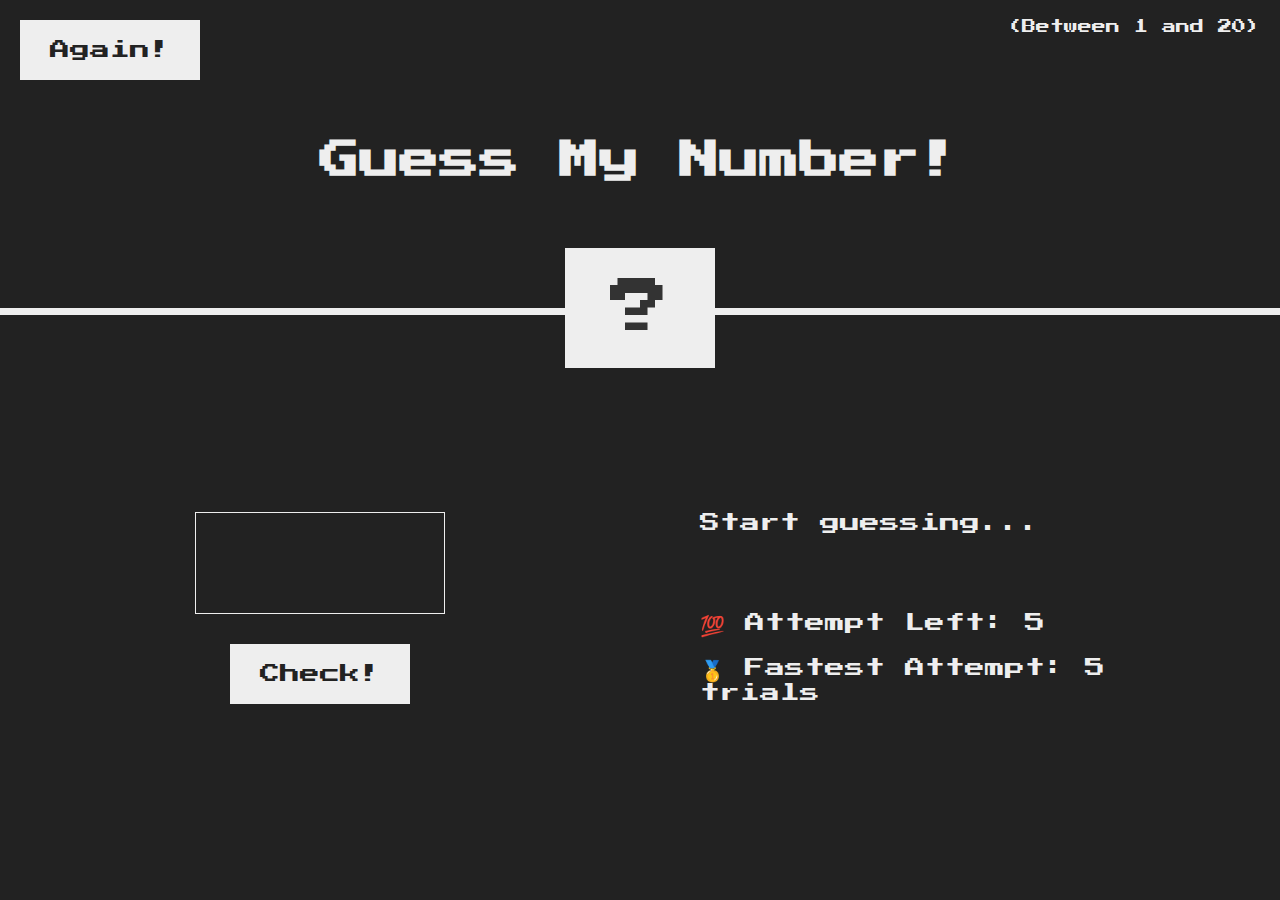
<file: complete-js-course/05-Guess-My-Number/index.html>
<!DOCTYPE html>
<html lang="en">
  <head>
    <meta charset="UTF-8" />
    <meta name="viewport" content="width=device-width, initial-scale=1.0" />
    <meta http-equiv="X-UA-Compatible" content="ie=edge" />
    <link rel="stylesheet" href="style.css" />
    <title>Guess My Number!</title>
  </head>
  <body>
    <header>
      <h1>Guess My Number!</h1>
      <p class="between">(Between 1 and 20)</p>
      <button class="btn again">Again!</button>
      <div class="number">?</div>
    </header>
    <main>
      <section class="left">
        <input type="number" class="guess" />
        <button class="btn check">Check!</button>
      </section>
      <section class="right">
        <p class="message">Start guessing...</p>
        <p class="label-score">💯 Attempt Left: <span class="score">5</span></p>
        <p class="label-highscore">
          🥇 Fastest Attempt: <span class="highscore">5</span> trials
        </p>
      </section>
    </main>
    <script src="script.js"></script>
  </body>
</html>
</file>
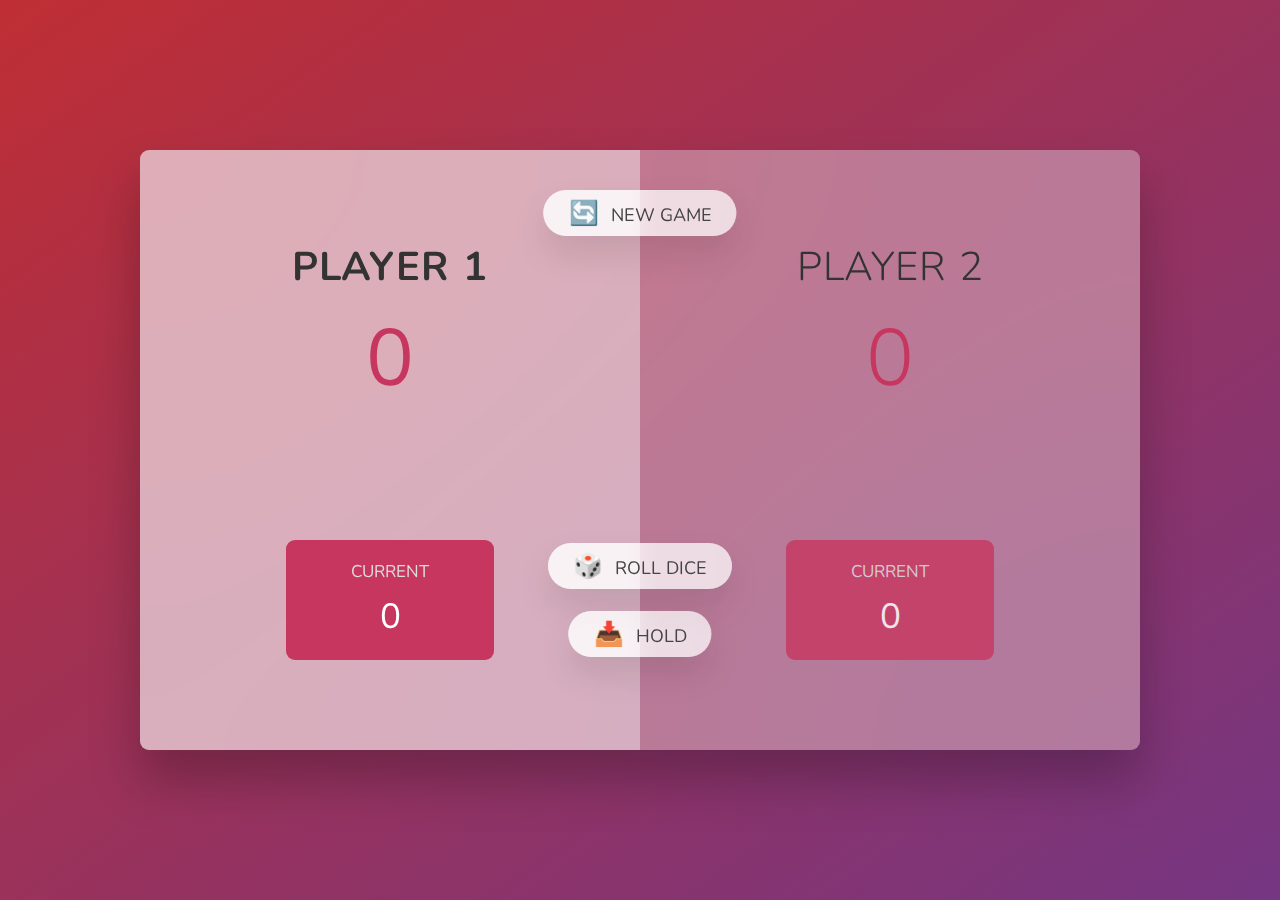
<file: complete-js-course/07-Pig-Game/index.html>
<!DOCTYPE html>
<html lang="en">
  <head>
    <meta charset="UTF-8" />
    <meta name="viewport" content="width=device-width, initial-scale=1.0" />
    <meta http-equiv="X-UA-Compatible" content="ie=edge" />
    <link rel="stylesheet" href="style.css" />
    <title>Pig Game</title>
  </head>
  <body>
    <main>
      <section class="player player--0 player--active">
        <h2 class="name" id="name--0">Player 1</h2>
        <p class="score" id="score--0">43</p>
        <div class="current">
          <p class="current-label">Current</p>
          <p class="current-score" id="current--0">0</p>
        </div>
      </section>
      <section class="player player--1">
        <h2 class="name" id="name--1">Player 2</h2>
        <p class="score" id="score--1">24</p>
        <div class="current">
          <p class="current-label">Current</p>
          <p class="current-score" id="current--1">0</p>
        </div>
      </section>

      <img src="./asset/dice-5.png" alt="Playing dice" class="dice" />
      <button class="btn btn--new">🔄 New game</button>
      <button class="btn btn--roll">🎲 Roll dice</button>
      <button class="btn btn--hold">📥 Hold</button>
    </main>
    <script src="script.js"></script>
  </body>
</html>
</file>
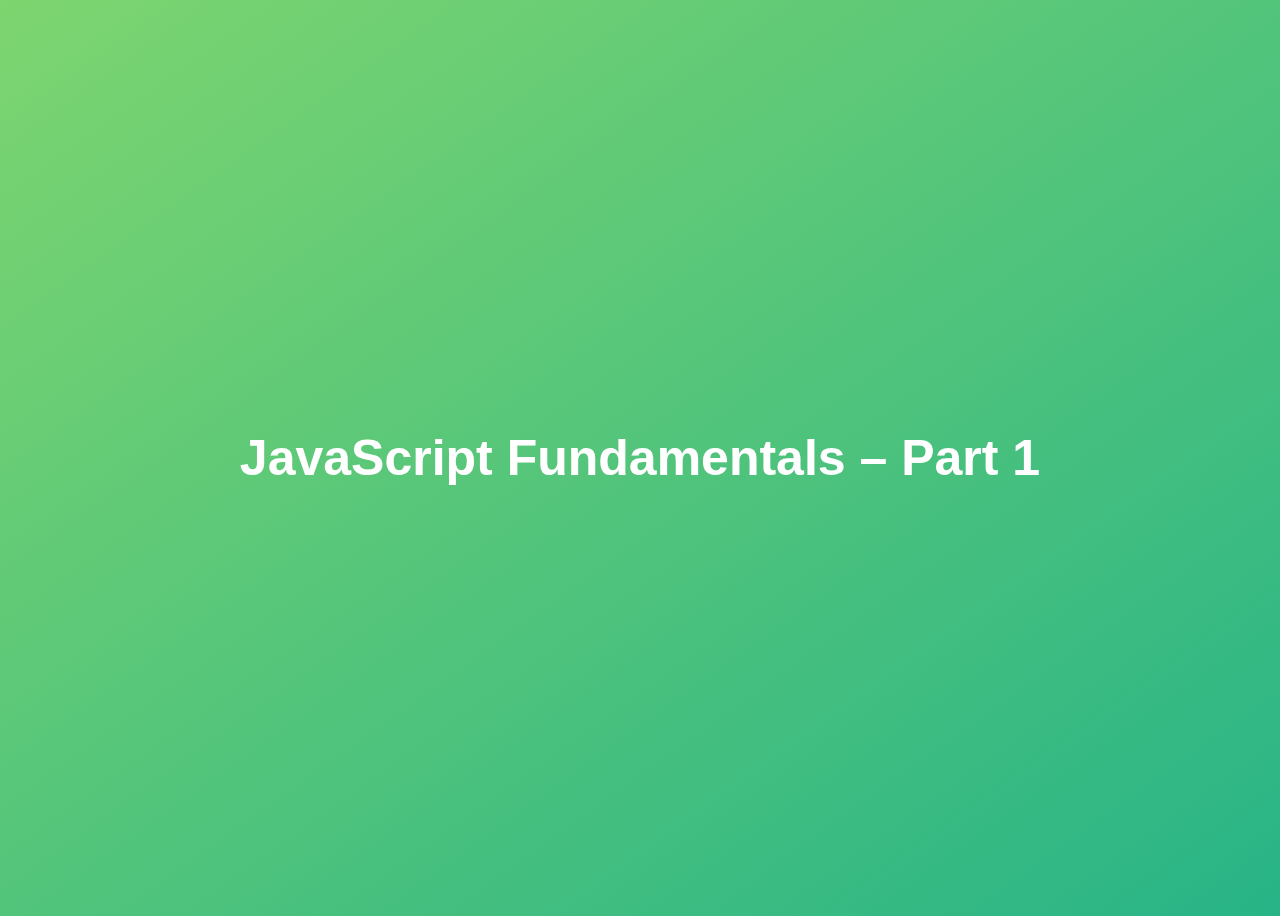
<file: complete-js-course/01-Fundamentals-Part-1/starter/index.html>
<!DOCTYPE html>
<html lang="en">
  <head>
    <meta charset="UTF-8" />
    <meta name="viewport" content="width=device-width, initial-scale=1.0" />
    <meta http-equiv="X-UA-Compatible" content="ie=edge" />
    <title>JavaScript Fundamentals – Part 1</title>
    <style>
      body {
        height: 100vh;
        display: flex;
        align-items: center;
        background: linear-gradient(to top left, #28b487, #7dd56f);
      }
      h1 {
        font-family: sans-serif;
        font-size: 50px;
        line-height: 1.3;
        width: 100%;
        padding: 30px;
        text-align: center;
        color: white;
      }
    </style>
  </head>
  <body>
    <h1>JavaScript Fundamentals – Part 1</h1>

    <script src="script.js"></script>
  </body>
</html>
</file>
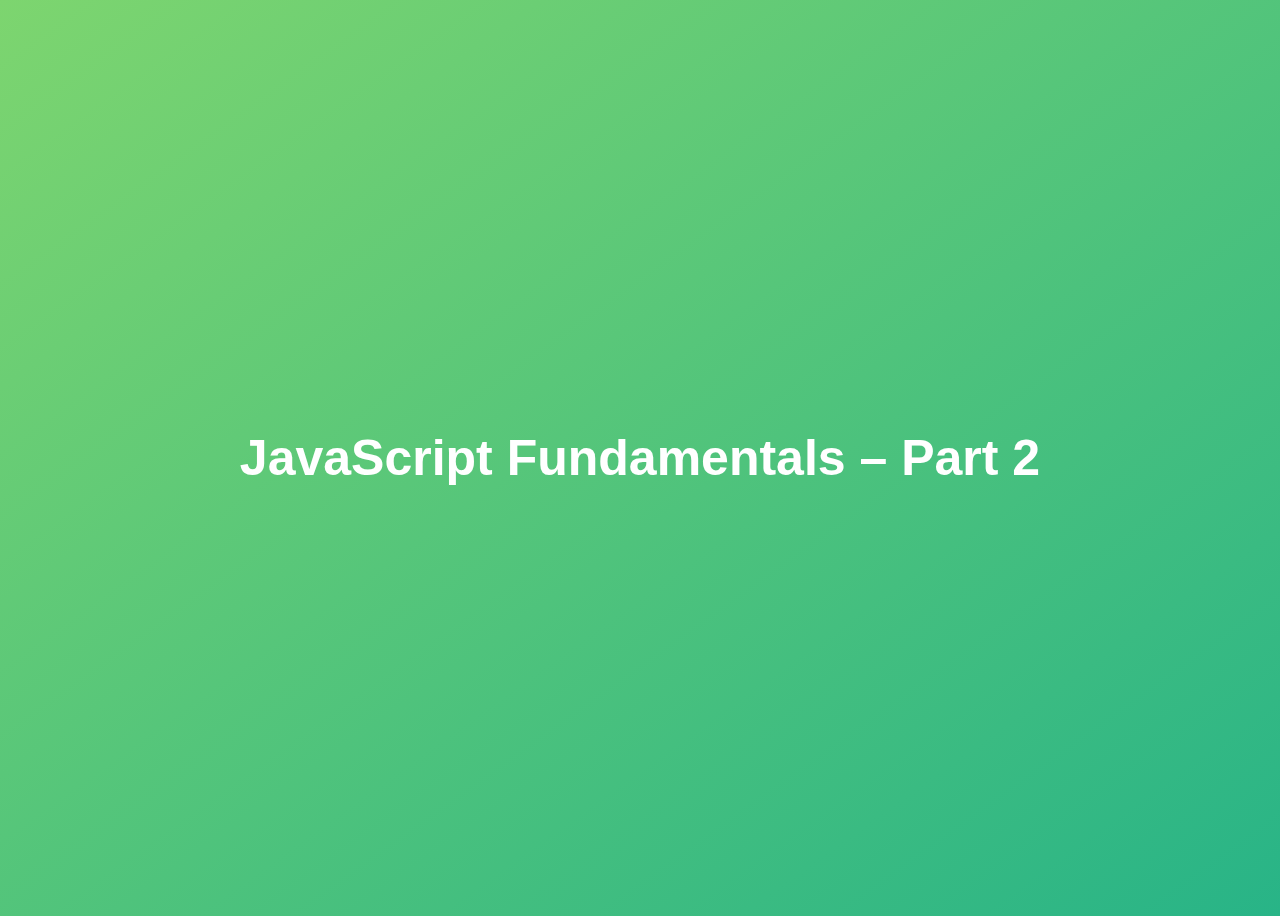
<file: complete-js-course/02-Fundamentals-Part-2/starter/index.html>
<!DOCTYPE html>
<html lang="en">
  <head>
    <meta charset="UTF-8" />
    <meta name="viewport" content="width=device-width, initial-scale=1.0" />
    <meta http-equiv="X-UA-Compatible" content="ie=edge" />
    <title>JavaScript Fundamentals – Part 2</title>
    <style>
      body {
        height: 100vh;
        display: flex;
        align-items: center;
        background: linear-gradient(to top left, #28b487, #7dd56f);
      }
      h1 {
        font-family: sans-serif;
        font-size: 50px;
        line-height: 1.3;
        width: 100%;
        padding: 30px;
        text-align: center;
        color: white;
      }
    </style>
  </head>
  <body>
    <h1>JavaScript Fundamentals – Part 2</h1>
    <script src="script.js"></script>
  </body>
</html>
</file>
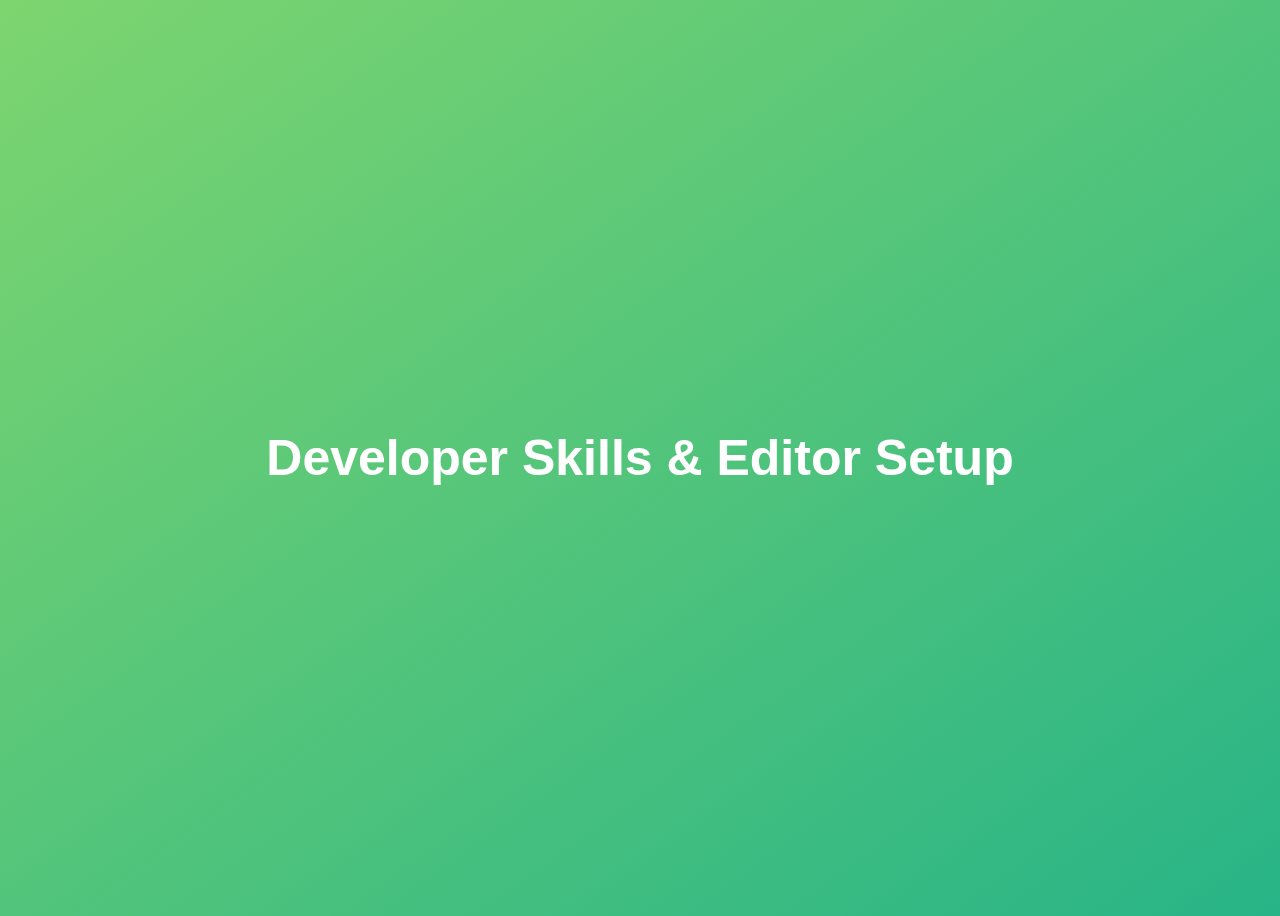
<file: complete-js-course/03-Developer-Skills/final/index.html>
<!DOCTYPE html>
<html lang="en">
  <head>
    <meta charset="UTF-8" />
    <meta name="viewport" content="width=device-width, initial-scale=1.0" />
    <meta http-equiv="X-UA-Compatible" content="ie=edge" />
    <title>Developer Skills & Editor Setup</title>
    <style>
      body {
        height: 100vh;
        display: flex;
        align-items: center;
        background: linear-gradient(to top left, #28b487, #7dd56f);
      }
      h1 {
        font-family: sans-serif;
        font-size: 50px;
        line-height: 1.3;
        width: 100%;
        padding: 30px;
        text-align: center;
        color: white;
      }
    </style>
  </head>
  <body>
    <h1>Developer Skills & Editor Setup</h1>
    <script src="script.js"></script>
  </body>
</html>
</file>
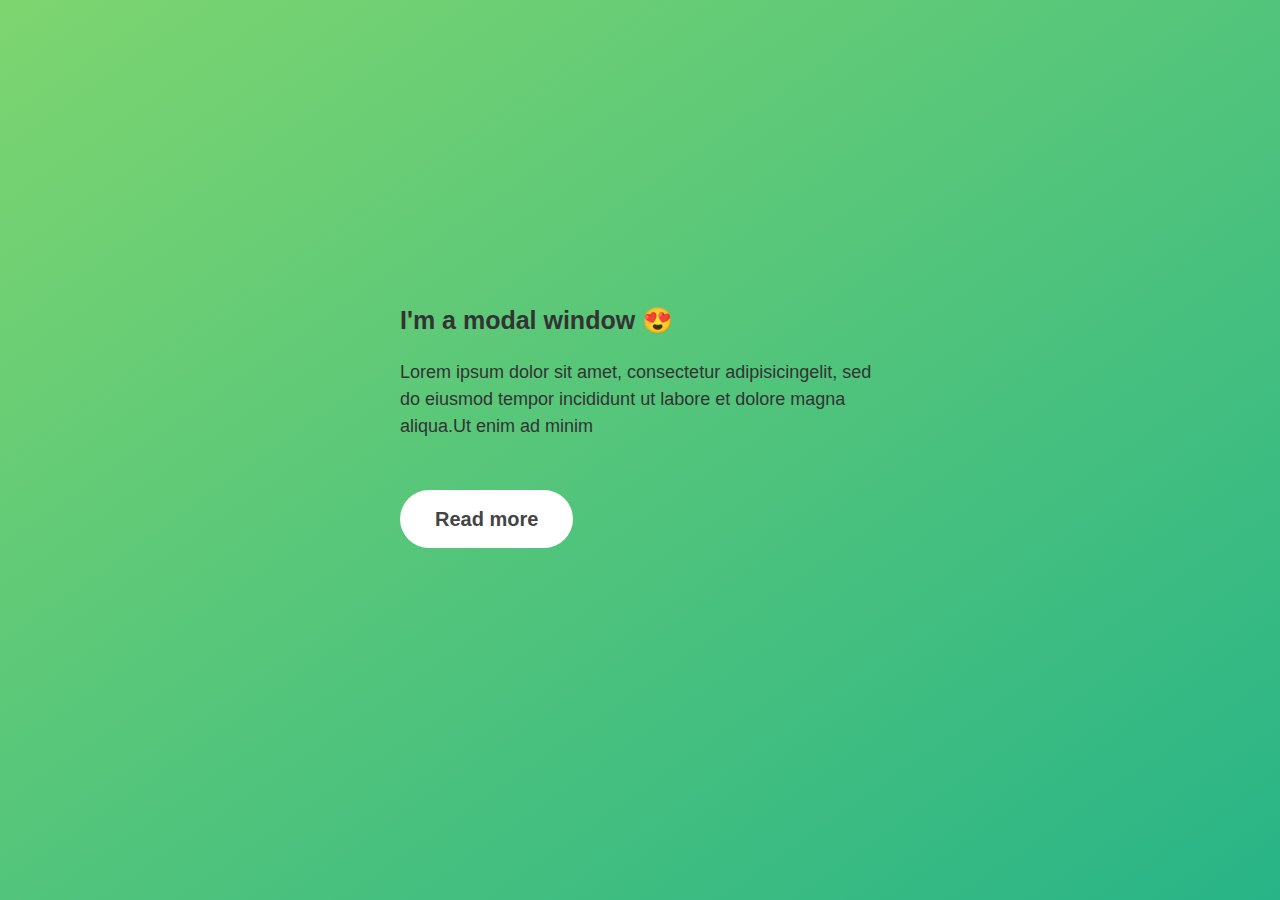
<file: complete-js-course/06-Modal/starter/index.html>
<!DOCTYPE html>
<html lang="en">
  <head>
    <meta charset="UTF-8" />
    <meta name="viewport" content="width=device-width, initial-scale=1.0" />
    <meta http-equiv="X-UA-Compatible" content="ie=edge" />
    <link rel="stylesheet" href="style.css" />
    <title>Modal window</title>
  </head>
  <body>

    <div class="normal">
      <h1>I'm a modal window 😍</h1>
      <p>
        Lorem ipsum dolor sit amet, consectetur adipisicingelit, sed do eiusmod
        tempor incididunt ut labore et dolore magna aliqua.Ut enim ad minim
      </p>
      <button class="show-modal">Read more</button>
    </div>

    <div class="modal hidden">
      <button class="close-modal">&times;</button>
      <h1>I'm a modal window 😍</h1>
      <p>
        Lorem ipsum dolor sit amet, consectetur adipisicing elit, sed do eiusmod
        tempor incididunt ut labore et dolore magna aliqua. Ut enim ad minim
        veniam, quis nostrud exercitation ullamco laboris nisi ut aliquip ex ea
        commodo consequat. Duis aute irure dolor in reprehenderit in voluptate
        velit esse cillum dolore eu fugiat nulla pariatur. Excepteur sint
        occaecat cupidatat non proident, sunt in culpa qui officia deserunt
        mollit anim id est laborum.
      </p>
    </div>

    
    <div class="overlay hidden">
      
    </div>

    <script src="script.js"></script>
  </body>
</html>
</file>
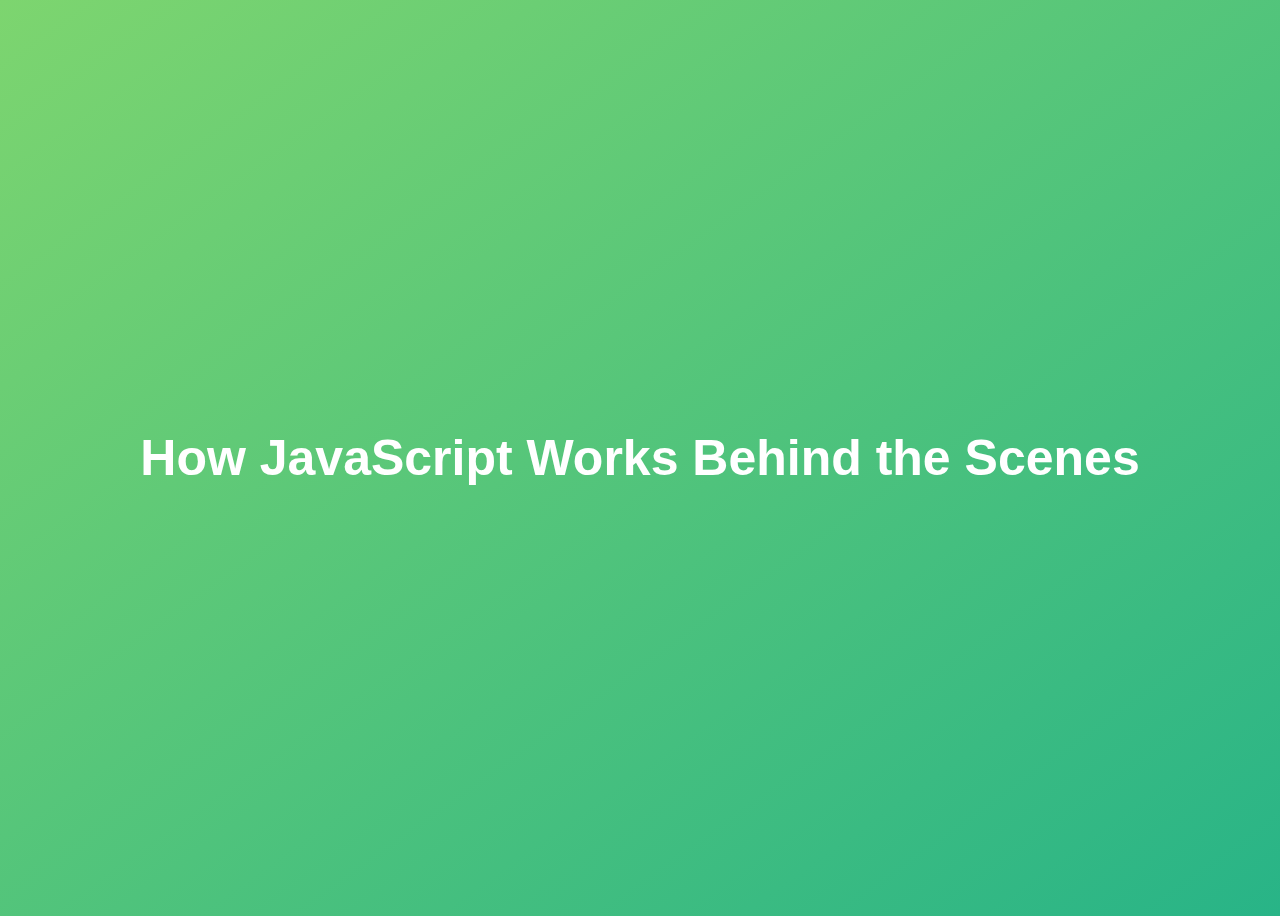
<file: complete-js-course/08-Behind-the-Scenes/starter/index.html>
<!DOCTYPE html>
<html lang="en">
  <head>
    <meta charset="UTF-8" />
    <meta name="viewport" content="width=device-width, initial-scale=1.0" />
    <meta http-equiv="X-UA-Compatible" content="ie=edge" />
    <title>How JavaScript Works Behind the Scenes</title>
    <style>
      body {
        height: 100vh;
        display: flex;
        align-items: center;
        background: linear-gradient(to top left, #28b487, #7dd56f);
      }
      h1 {
        font-family: sans-serif;
        font-size: 50px;
        line-height: 1.3;
        width: 100%;
        padding: 30px;
        text-align: center;
        color: white;
      }
    </style>
  </head>
  <body>
    <h1>How JavaScript Works Behind the Scenes</h1>
    <script src="script.js"></script>
  </body>
</html>
</file>
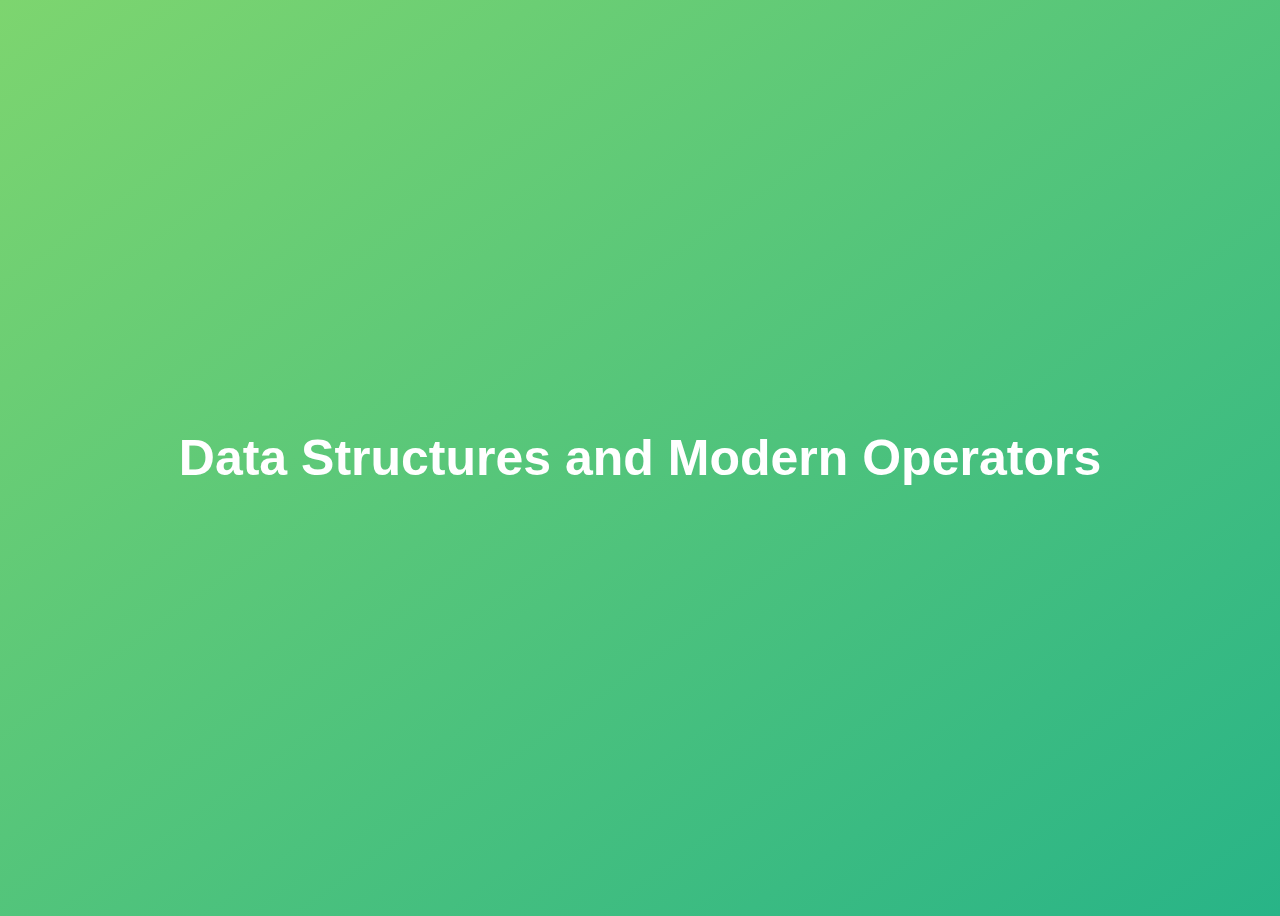
<file: complete-js-course/09-Data-Structures-Operators/starter/index.html>
<!DOCTYPE html>
<html lang="en">
  <head>
    <meta charset="UTF-8" />
    <meta name="viewport" content="width=device-width, initial-scale=1.0" />
    <meta http-equiv="X-UA-Compatible" content="ie=edge" />
    <title>Data Structures and Modern Operators</title>
    <style>
      body {
        height: 100vh;
        display: flex;
        align-items: center;
        background: linear-gradient(to top left, #28b487, #7dd56f);
      }
      h1 {
        font-family: sans-serif;
        font-size: 50px;
        line-height: 1.3;
        width: 100%;
        padding: 30px;
        text-align: center;
        color: white;
      }
      button {
        width: 50px;
        height: 20px;
        margin: 10px;
      }
      textarea {
        width: 300px;
        height: 100px;
      }
    </style>
  </head>
  <body>
    <h1>Data Structures and Modern Operators</h1>
    <script src="script.js"></script>
  </body>
</html>
</file>
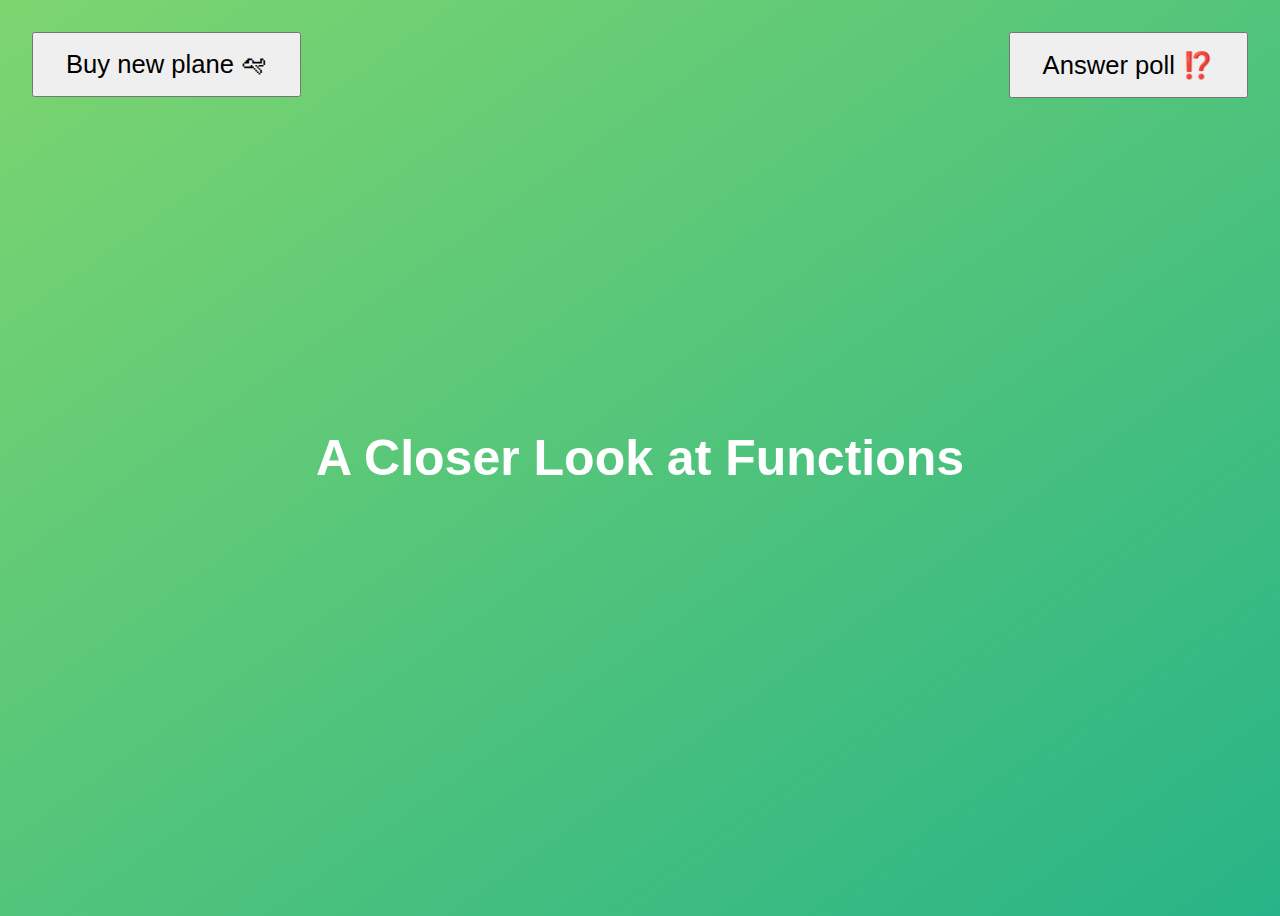
<file: complete-js-course/10-Functions/starter/index.html>
<!DOCTYPE html>
<html lang="en">
  <head>
    <meta charset="UTF-8" />
    <meta name="viewport" content="width=device-width, initial-scale=1.0" />
    <meta http-equiv="X-UA-Compatible" content="ie=edge" />
    <title>A Closer Look at Functions</title>
    <style>
      body {
        height: 100vh;
        display: flex;
        align-items: center;
        background: linear-gradient(to top left, #28b487, #7dd56f);
      }
      h1 {
        font-family: sans-serif;
        font-size: 50px;
        line-height: 1.3;
        width: 100%;
        padding: 30px;
        text-align: center;
        color: white;
      }
      .buy,
      .poll {
        font-size: 1.6rem;
        padding: 1rem 2rem;
        position: absolute;
        top: 2rem;
      }
      .buy {
        left: 2rem;
      }
      .poll {
        right: 2rem;
      }
    </style>
  </head>
  <body>
    <h1>A Closer Look at Functions</h1>
    <button class="buy">Buy new plane 🛩</button>
    <button class="poll">Answer poll ⁉️</button>
    <script src="script.js"></script>
  </body>
</html>
</file>
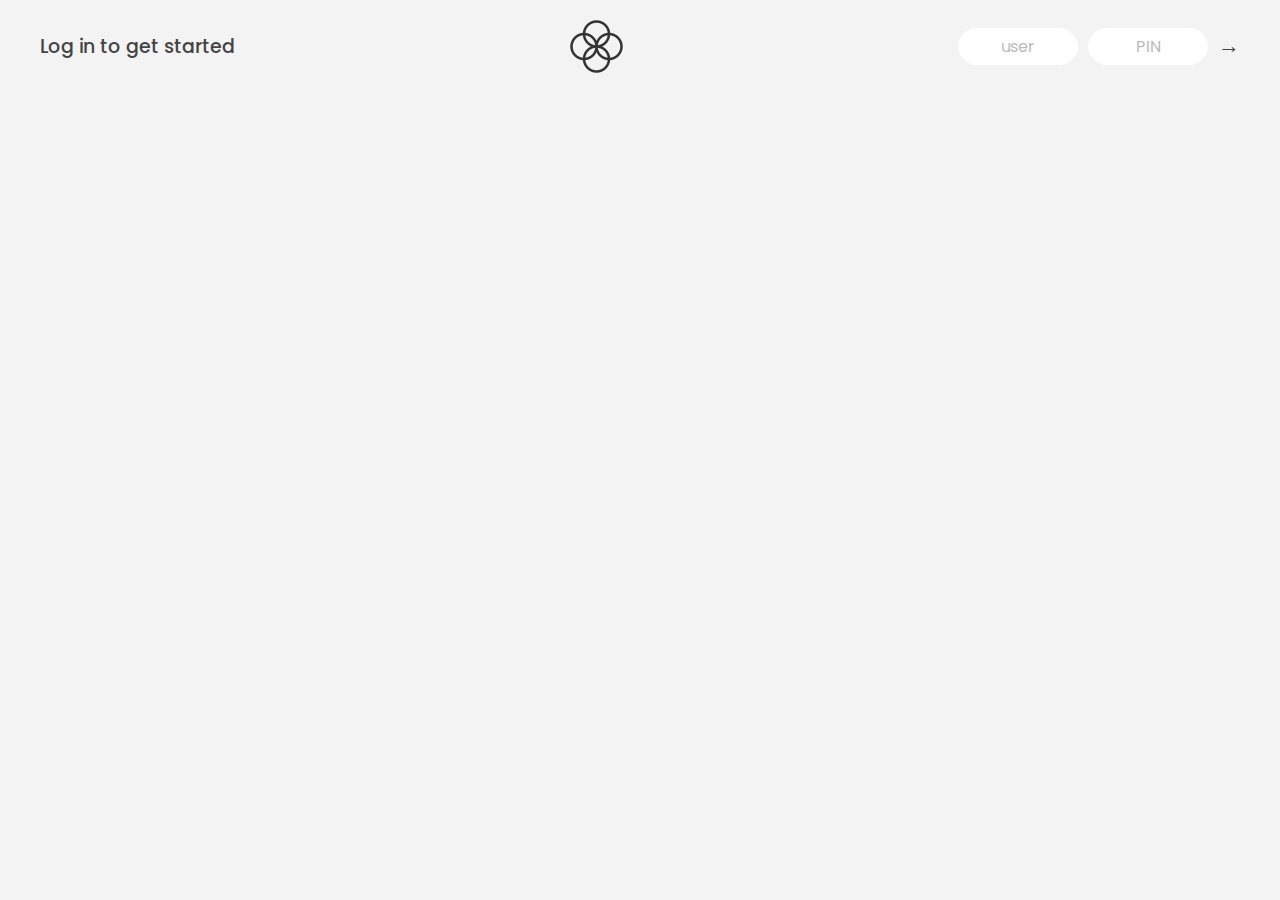
<file: complete-js-course/11-Arrays-Bankist/starter/index.html>
<!DOCTYPE html>
<html lang="en">
  <head>
    <meta charset="UTF-8" />
    <meta name="viewport" content="width=device-width, initial-scale=1.0" />
    <meta http-equiv="X-UA-Compatible" content="ie=edge" />
    <link rel="shortcut icon" type="image/png" href="/icon.png" />

    <link
      href="https://fonts.googleapis.com/css?family=Poppins:400,500,600&display=swap"
      rel="stylesheet"
    />

    <link rel="stylesheet" href="style.css" />
    <title>Bankist</title>
  </head>
  <body>
    <!-- TOP NAVIGATION -->
    <nav>
      <p class="welcome">Log in to get started</p>
      <img src="logo.png" alt="Logo" class="logo" />
      <form class="login">
        <input
          type="text"
          placeholder="user"
          class="login__input login__input--user"
        />
        <!-- In practice, use type="password" -->
        <input
          type="text"
          placeholder="PIN"
          maxlength="4"
          class="login__input login__input--pin"
        />
        <button class="login__btn">&rarr;</button>
      </form>
    </nav>

    <main class="app">
      <!-- BALANCE -->
      <div class="balance">
        <div>
          <p class="balance__label">Current balance</p>
          <p class="balance__date">
            As of <span class="date">05/03/2037</span>
          </p>
        </div>
        <p class="balance__value">0000€</p>
      </div>

      <!-- MOVEMENTS -->
      <div class="movements">
        <div class="movements__row">
          <div class="movements__type movements__type--deposit">2 deposit</div>
          <div class="movements__date">3 days ago</div>
          <div class="movements__value">4 000€</div>
        </div>
        <div class="movements__row">
          <div class="movements__type movements__type--withdrawal">
            1 withdrawal
          </div>
          <div class="movements__date">24/01/2037</div>
          <div class="movements__value">-378€</div>
        </div>
      </div>

      <!-- SUMMARY -->
      <div class="summary">
        <p class="summary__label">In</p>
        <p class="summary__value summary__value--in">0000€</p>
        <p class="summary__label">Out</p>
        <p class="summary__value summary__value--out">0000€</p>
        <p class="summary__label">Interest</p>
        <p class="summary__value summary__value--interest">0000€</p>
        <button class="btn--sort">&downarrow; SORT</button>
      </div>

      <!-- OPERATION: TRANSFERS -->
      <div class="operation operation--transfer">
        <h2>Transfer money</h2>
        <form class="form form--transfer">
          <input type="text" class="form__input form__input--to" />
          <input type="number" class="form__input form__input--amount" />
          <button class="form__btn form__btn--transfer">&rarr;</button>
          <label class="form__label">Transfer to</label>
          <label class="form__label">Amount</label>
        </form>
      </div>

      <!-- OPERATION: LOAN -->
      <div class="operation operation--loan">
        <h2>Request loan</h2>
        <form class="form form--loan">
          <input type="number" class="form__input form__input--loan-amount" />
          <button class="form__btn form__btn--loan">&rarr;</button>
          <label class="form__label form__label--loan">Amount</label>
        </form>
      </div>

      <!-- OPERATION: CLOSE -->
      <div class="operation operation--close">
        <h2>Close account</h2>
        <form class="form form--close">
          <input type="text" class="form__input form__input--user" />
          <input
            type="password"
            maxlength="6"
            class="form__input form__input--pin"
          />
          <button class="form__btn form__btn--close">&rarr;</button>
          <label class="form__label">Confirm user</label>
          <label class="form__label">Confirm PIN</label>
        </form>
      </div>

      <!-- LOGOUT TIMER -->
      <p class="logout-timer">
        You will be logged out in <span class="timer">05:00</span>
      </p>
    </main>

    <!-- <footer>
      &copy; by Jonas Schmedtmann. Don't claim as your own :)
    </footer> -->

    <script src="script.js"></script>
  </body>
</html>
</file>
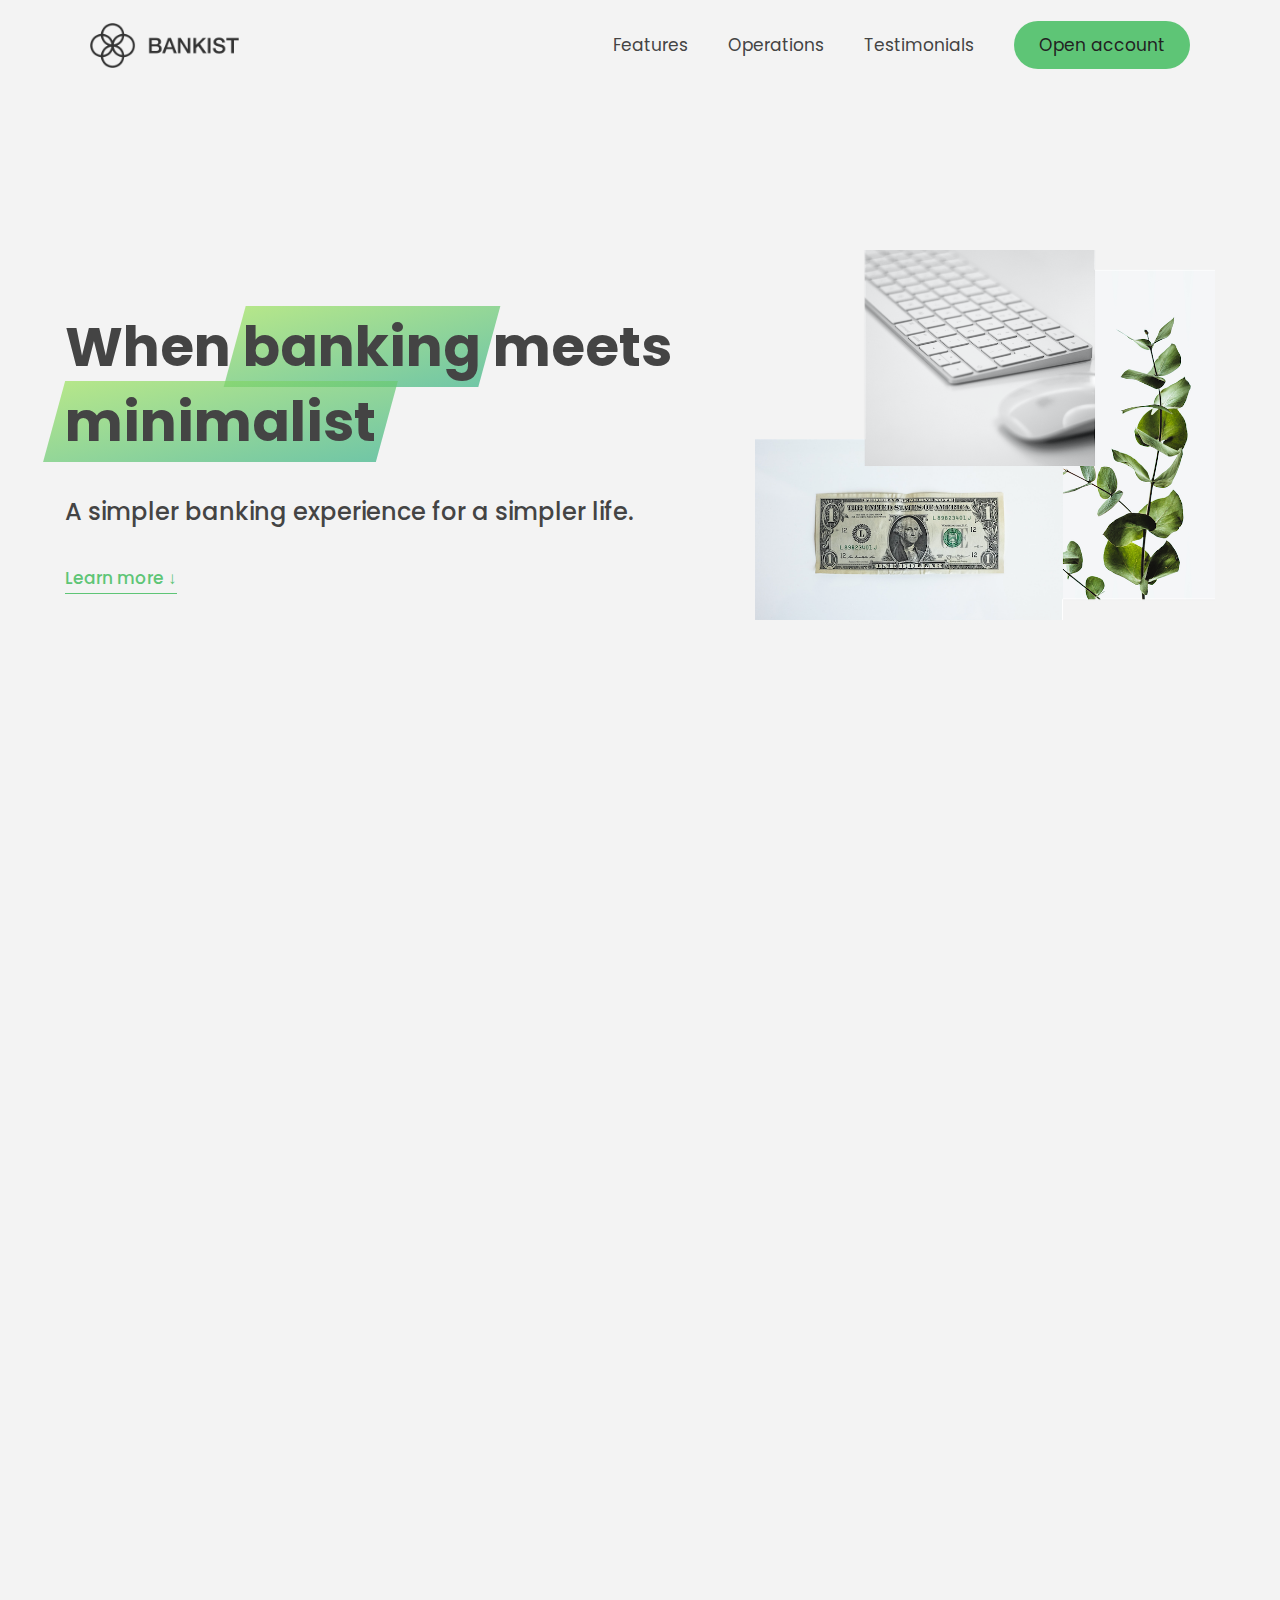
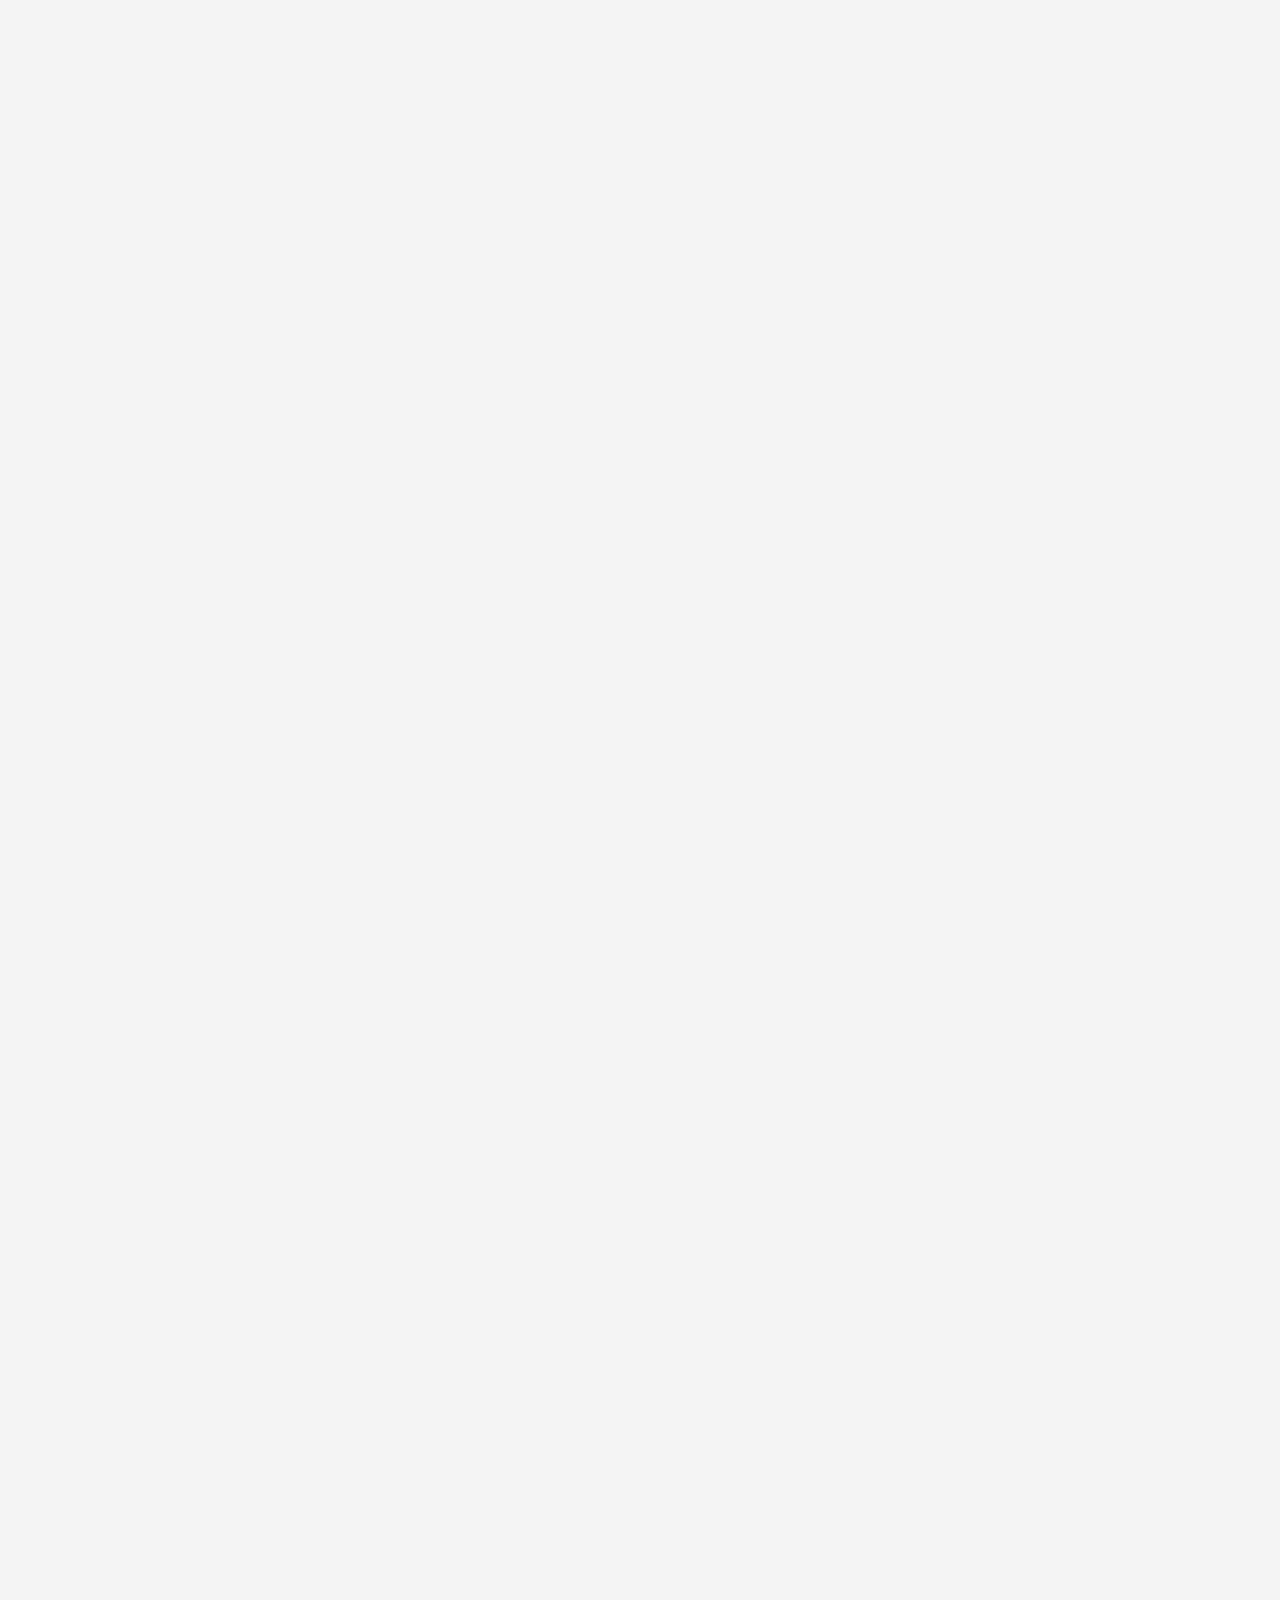
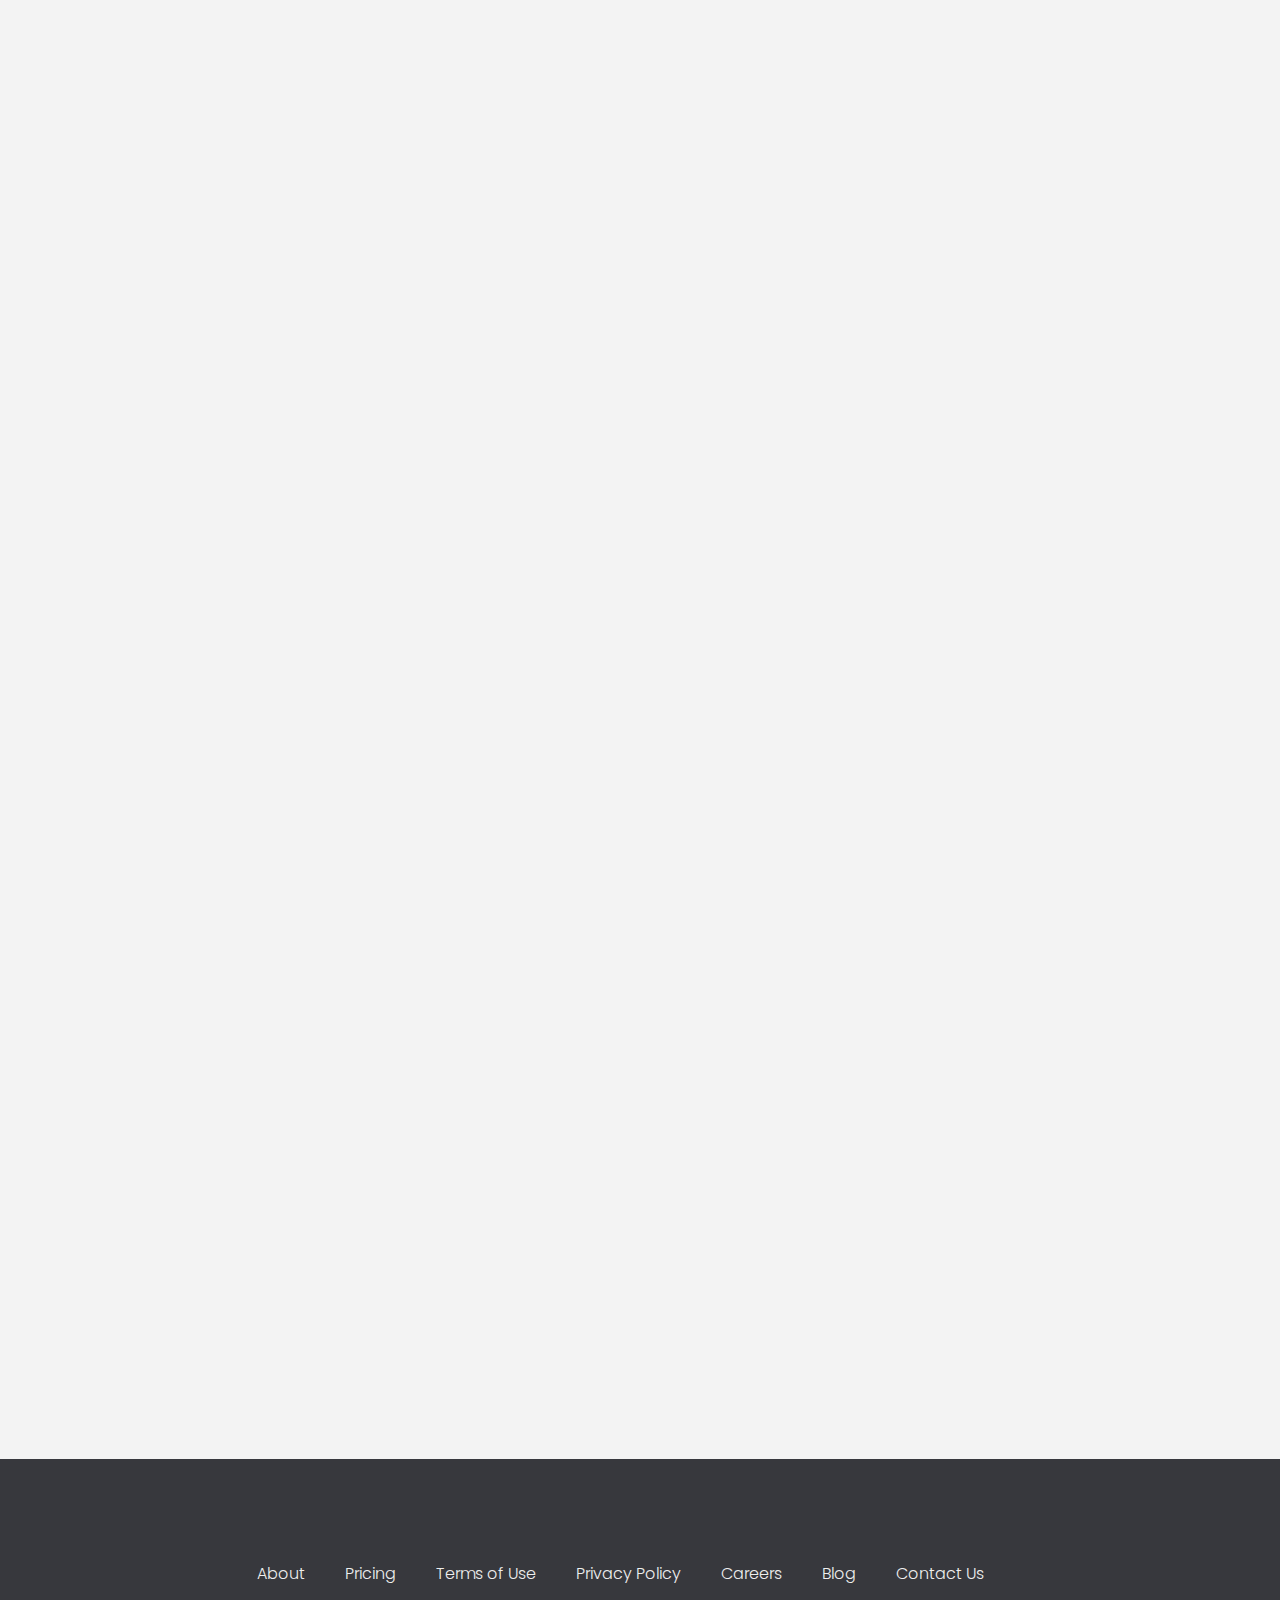
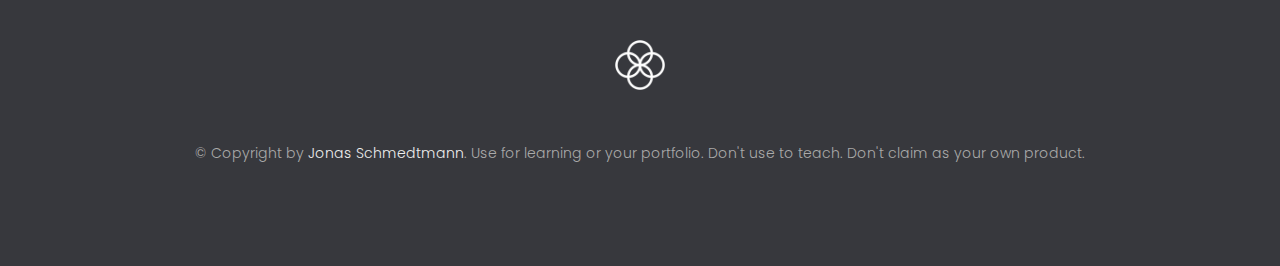
<file: complete-js-course/13-Advanced-DOM-Bankist/starter/index.html>
<!DOCTYPE html>
<html lang="en">
  <head>
    <meta charset="UTF-8" />
    <meta name="viewport" content="width=device-width, initial-scale=1.0" />
    <meta http-equiv="X-UA-Compatible" content="ie=edge" />
    <link rel="shortcut icon" type="image/png" href="img/icon.png" />

    <link
      href="https://fonts.googleapis.com/css?family=Poppins:300,400,500,600&display=swap"
      rel="stylesheet"
    />
    <link rel="stylesheet" href="style.css" />
    <title>Bankist | When Banking meets Minimalist</title>
  </head>
  <body>
    <header class="header">
      <nav class="nav">
        <img
          src="img/logo.png"
          alt="Bankist logo"
          class="nav__logo"
          id="logo"
          designer="praise"
          data-version-number="3.0"
        />
        <ul class="nav__links">
          <li class="nav__item">
            <a class="nav__link" href="#section--1">Features</a>
          </li>
          <li class="nav__item">
            <a class="nav__link" href="#section--2">Operations</a>
          </li>
          <li class="nav__item">
            <a class="nav__link" href="#section--3">Testimonials</a>
          </li>
          <li class="nav__item">
            <a class="nav__link nav__link--btn btn--show-modal" href="#"
              >Open account</a
            >
          </li>
        </ul>
      </nav>

      <div class="header__title">
        <h1>
          When
          <!-- Green highlight effect -->
          <span class="highlight">banking</span>
          meets<br />
          <span class="highlight">minimalist</span>
        </h1>
        <h4>A simpler banking experience for a simpler life.</h4>
        <button class="btn--text btn--scroll-to">Learn more &DownArrow;</button>
        <img
          src="img/hero.png"
          class="header__img"
          alt="Minimalist bank items"
        />
      </div>
    </header>

    <section class="section" id="section--1">
      <div class="section__title">
        <h2 class="section__description">Features</h2>
        <h3 class="section__header">
          Everything you need in a modern bank and more.
        </h3>
      </div>

      <div class="features">
        <img
          src="img/digital-lazy.jpg"
          data-src="img/digital.jpg"
          alt="Computer"
          class="features__img lazy-img"
        />
        <div class="features__feature">
          <div class="features__icon">
            <svg>
              <use xlink:href="img/icons.svg#icon-monitor"></use>
            </svg>
          </div>
          <h5 class="features__header">100% digital bank</h5>
          <p>
            Lorem ipsum dolor sit amet consectetur adipisicing elit. Unde alias
            sint quos? Accusantium a fugiat porro reiciendis saepe quibusdam
            debitis ducimus.
          </p>
        </div>

        <div class="features__feature">
          <div class="features__icon">
            <svg>
              <use xlink:href="img/icons.svg#icon-trending-up"></use>
            </svg>
          </div>
          <h5 class="features__header">Watch your money grow</h5>
          <p>
            Nesciunt quos autem dolorum voluptates cum dolores dicta fuga
            inventore ab? Nulla incidunt eius numquam sequi iste pariatur
            quibusdam!
          </p>
        </div>
        <img
          src="img/grow-lazy.jpg"
          data-src="img/grow.jpg"
          alt="Plant"
          class="features__img lazy-img"
        />

        <img
          src="img/card-lazy.jpg"
          data-src="img/card.jpg"
          alt="Credit card"
          class="features__img lazy-img"
        />
        <div class="features__feature">
          <div class="features__icon">
            <svg>
              <use xlink:href="img/icons.svg#icon-credit-card"></use>
            </svg>
          </div>
          <h5 class="features__header">Free debit card included</h5>
          <p>
            Quasi, fugit in cumque cupiditate reprehenderit debitis animi enim
            eveniet consequatur odit quam quos possimus assumenda dicta fuga
            inventore ab.
          </p>
        </div>
      </div>
    </section>

    <section class="section" id="section--2">
      <div class="section__title">
        <h2 class="section__description">Operations</h2>
        <h3 class="section__header">
          Everything as simple as possible, but no simpler.
        </h3>
      </div>

      <div class="operations">
        <div class="operations__tab-container">
          <button
            class="btn operations__tab operations__tab--1 operations__tab--active"
            data-tab="1"
          >
            <span>01</span>Instant Transfers
          </button>
          <button class="btn operations__tab operations__tab--2" data-tab="2">
            <span>02</span>Instant Loans
          </button>
          <button class="btn operations__tab operations__tab--3" data-tab="3">
            <span>03</span>Instant Closing
          </button>
        </div>

        <div
          class="operations__content operations__content--1 operations__content--active"
        >
          <div class="operations__icon operations__icon--1">
            <svg>
              <use xlink:href="img/icons.svg#icon-upload"></use>
            </svg>
          </div>
          <h5 class="operations__header">
            Tranfser money to anyone, instantly! No fees, no BS.
          </h5>
          <p>
            Lorem ipsum dolor sit amet, consectetur adipisicing elit, sed do
            eiusmod tempor incididunt ut labore et dolore magna aliqua. Ut enim
            ad minim veniam, quis nostrud exercitation ullamco laboris nisi ut
            aliquip ex ea commodo consequat.
          </p>
        </div>

        <div class="operations__content operations__content--2">
          <div class="operations__icon operations__icon--2">
            <svg>
              <use xlink:href="img/icons.svg#icon-home"></use>
            </svg>
          </div>
          <h5 class="operations__header">
            Buy a home or make your dreams come true, with instant loans.
          </h5>
          <p>
            Duis aute irure dolor in reprehenderit in voluptate velit esse
            cillum dolore eu fugiat nulla pariatur. Excepteur sint occaecat
            cupidatat non proident, sunt in culpa qui officia deserunt mollit
            anim id est laborum.
          </p>
        </div>
        
        <div class="operations__content operations__content--3">
          <div class="operations__icon operations__icon--3">
            <svg>
              <use xlink:href="img/icons.svg#icon-user-x"></use>
            </svg>
          </div>
          <h5 class="operations__header">
            No longer need your account? No problem! Close it instantly.
          </h5>
          <p>
            Excepteur sint occaecat cupidatat non proident, sunt in culpa qui
            officia deserunt mollit anim id est laborum. Ut enim ad minim
            veniam, quis nostrud exercitation ullamco laboris nisi ut aliquip ex
            ea commodo consequat.
          </p>
        </div>
      </div>
    </section>

    <section class="section" id="section--3">
      <div class="section__title section__title--testimonials">
        <h2 class="section__description">Not sure yet?</h2>
        <h3 class="section__header">
          Millions of Bankists are already making their lifes simpler.
        </h3>
      </div>

      <div class="slider">
        <div class="slide slide--1">
          <div class="testimonial">
            <h5 class="testimonial__header">Best financial decision ever!</h5>
            <blockquote class="testimonial__text">
              Lorem ipsum dolor sit, amet consectetur adipisicing elit.
              Accusantium quas quisquam non? Quas voluptate nulla minima
              deleniti optio ullam nesciunt, numquam corporis et asperiores
              laboriosam sunt, praesentium suscipit blanditiis. Necessitatibus
              id alias reiciendis, perferendis facere pariatur dolore veniam
              autem esse non voluptatem saepe provident nihil molestiae.
            </blockquote>
            <address class="testimonial__author">
              <img src="img/user-1.jpg" alt="" class="testimonial__photo" />
              <h6 class="testimonial__name">Aarav Lynn</h6>
              <p class="testimonial__location">San Francisco, USA</p>
            </address>
          </div>
        </div>

        <div class="slide slide--2">
          <div class="testimonial">
            <h5 class="testimonial__header">
              The last step to becoming a complete minimalist
            </h5>
            <blockquote class="testimonial__text">
              Quisquam itaque deserunt ullam, quia ea repellendus provident,
              ducimus neque ipsam modi voluptatibus doloremque, corrupti
              laborum. Incidunt numquam perferendis veritatis neque repellendus.
              Lorem, ipsum dolor sit amet consectetur adipisicing elit. Illo
              deserunt exercitationem deleniti.
            </blockquote>
            <address class="testimonial__author">
              <img src="img/user-2.jpg" alt="" class="testimonial__photo" />
              <h6 class="testimonial__name">Miyah Miles</h6>
              <p class="testimonial__location">London, UK</p>
            </address>
          </div>
        </div>

        <div class="slide slide--3">
          <div class="testimonial">
            <h5 class="testimonial__header">
              Finally free from old-school banks
            </h5>
            <blockquote class="testimonial__text">
              Debitis, nihil sit minus suscipit magni aperiam vel tenetur
              incidunt commodi architecto numquam omnis nulla autem,
              necessitatibus blanditiis modi similique quidem. Odio aliquam
              culpa dicta beatae quod maiores ipsa minus consequatur error sunt,
              deleniti saepe aliquid quos inventore sequi. Necessitatibus id
              alias reiciendis, perferendis facere.
            </blockquote>
            <address class="testimonial__author">
              <img src="img/user-3.jpg" alt="" class="testimonial__photo" />
              <h6 class="testimonial__name">Francisco Gomes</h6>
              <p class="testimonial__location">Lisbon, Portugal</p>
            </address>
          </div>
        </div>

        <!-- <div class="slide"><img src="img/img-1.jpg" alt="Photo 1" /></div>
        <div class="slide"><img src="img/img-2.jpg" alt="Photo 2" /></div>
        <div class="slide"><img src="img/img-3.jpg" alt="Photo 3" /></div>
        <div class="slide"><img src="img/img-4.jpg" alt="Photo 4" /></div> -->
        <button class="slider__btn slider__btn--left">&larr;</button>
        <button class="slider__btn slider__btn--right">&rarr;</button>
        <div class="dots"></div>
      </div>
    </section>

    <section class="section section--sign-up">
      <div class="section__title">
        <h3 class="section__header">
          The best day to join Bankist was one year ago. The second best is
          today!
        </h3>
      </div>
      <button class="btn btn--show-modal">Open your free account today!</button>
    </section>

    <footer class="footer">
      <ul class="footer__nav">
        <li class="footer__item">
          <a class="footer__link" href="#">About</a>
        </li>
        <li class="footer__item">
          <a class="footer__link" href="#">Pricing</a>
        </li>
        <li class="footer__item">
          <a class="footer__link" href="#">Terms of Use</a>
        </li>
        <li class="footer__item">
          <a class="footer__link" href="#">Privacy Policy</a>
        </li>
        <li class="footer__item">
          <a class="footer__link" href="#">Careers</a>
        </li>
        <li class="footer__item">
          <a class="footer__link" href="#">Blog</a>
        </li>
        <li class="footer__item">
          <a class="footer__link" href="#">Contact Us</a>
        </li>
      </ul>
      <img src="img/icon.png" alt="Logo" class="footer__logo" />
      <p class="footer__copyright">
        &copy; Copyright by
        <a
          class="footer__link twitter-link"
          target="_blank"
          href="https://twitter.com/jonasschmedtman"
          >Jonas Schmedtmann</a
        >. Use for learning or your portfolio. Don't use to teach. Don't claim
        as your own product.
      </p>
    </footer>

    <div class="modal hidden">
      <button class="btn--close-modal">&times;</button>
      <h2 class="modal__header">
        Open your bank account <br />
        in just <span class="highlight">5 minutes</span>
      </h2>
      <form class="modal__form">
        <label>First Name</label>
        <input type="text" />
        <label>Last Name</label>
        <input type="text" />
        <label>Email Address</label>
        <input type="email" />
        <button class="btn">Next step &rarr;</button>
      </form>
    </div>
    <div class="overlay hidden"></div>

    <script src="script.js"></script>
  </body>
</html>
</file>
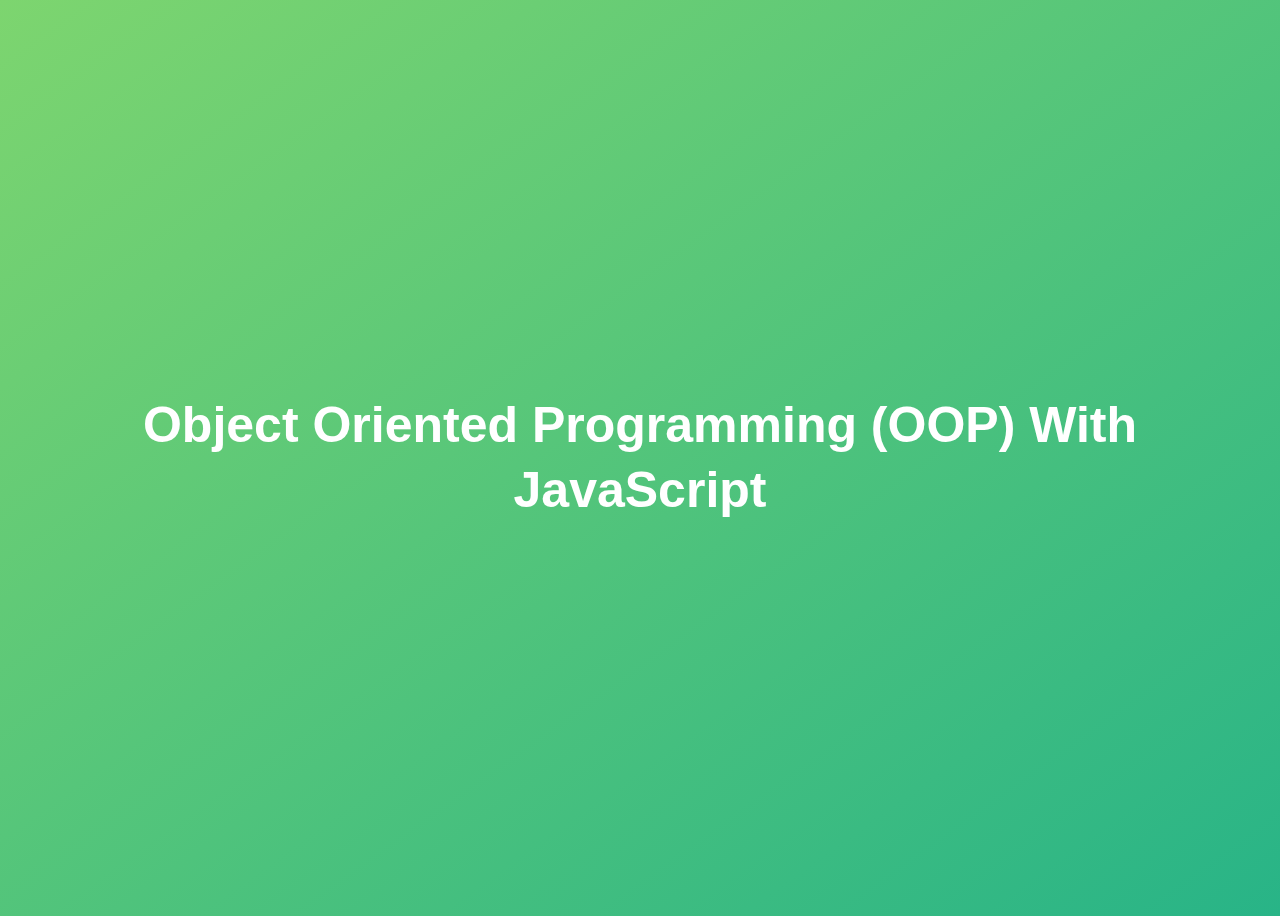
<file: complete-js-course/14-OOP/starter/index.html>
<!DOCTYPE html>
<html lang="en">
  <head>
    <meta charset="UTF-8" />
    <meta name="viewport" content="width=device-width, initial-scale=1.0" />
    <meta http-equiv="X-UA-Compatible" content="ie=edge" />
    <title>Object Oriented Programming (OOP) With JavaScript</title>
    <style>
      body {
        height: 100vh;
        display: flex;
        align-items: center;
        background: linear-gradient(to top left, #28b487, #7dd56f);
      }
      h1 {
        font-family: sans-serif;
        font-size: 50px;
        line-height: 1.3;
        width: 100%;
        padding: 30px;
        text-align: center;
        color: white;
      }
    </style>
    <script defer src="script.js"></script>
  </head>
  <body>
    <h1>Object Oriented Programming (OOP) With JavaScript</h1>
  </body>
</html>
</file>
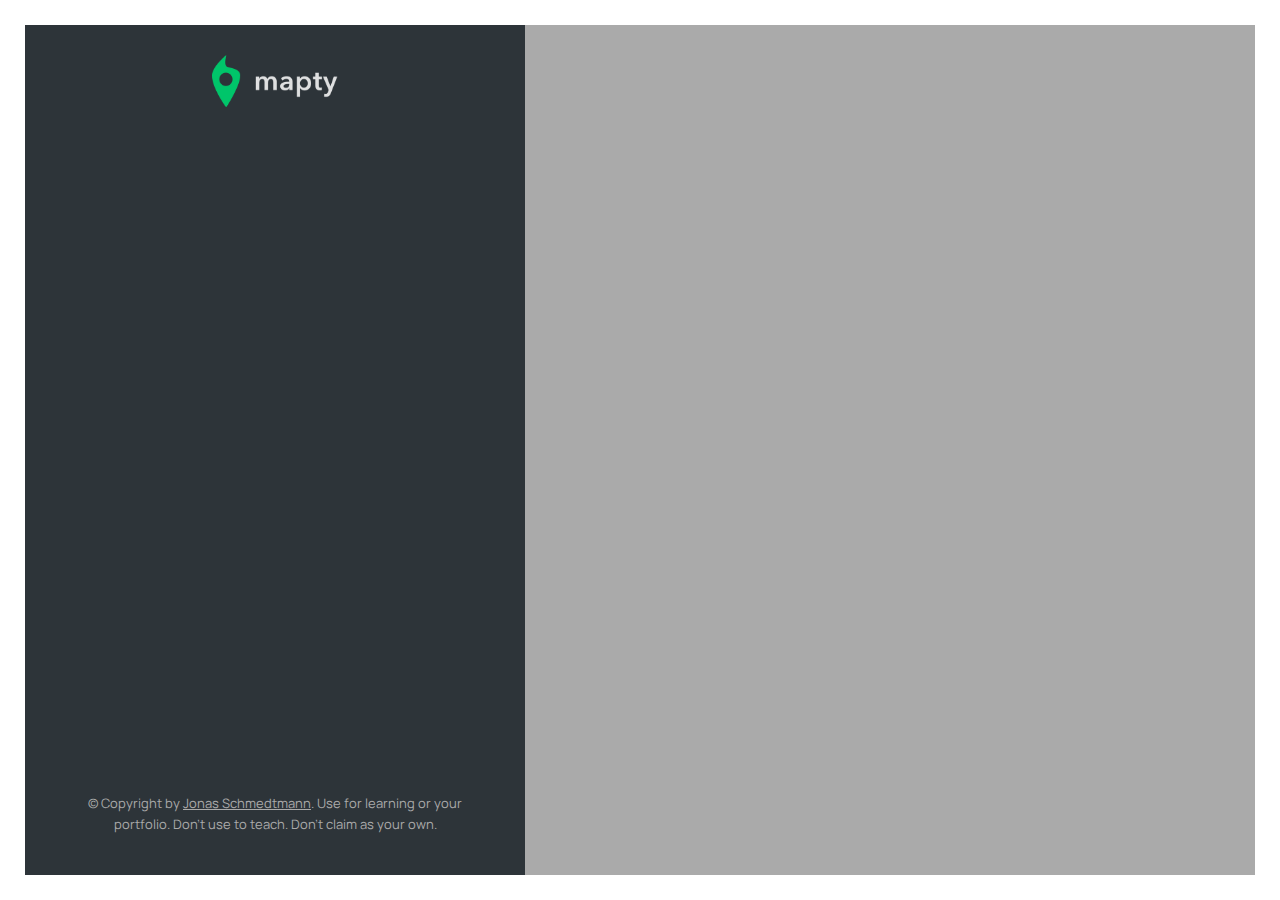
<file: complete-js-course/15-Mapty/starter/index.html>
<!DOCTYPE html>
<html lang="en">
  <head>
    <meta charset="UTF-8" />
    <meta name="viewport" content="width=device-width, initial-scale=1.0" />
    <meta http-equiv="X-UA-Compatible" content="ie=edge" />
    <link rel="shortcut icon" type="image/png" href="/icon.png" />

    <link
      href="https://fonts.googleapis.com/css2?family=Manrope:wght@400;600;700;800&display=swap"
      rel="stylesheet"
    />

    <link rel="stylesheet" href="style.css" />

    <script defer src="script.js"></script>
    <title>mapty // Map your workouts</title>
  </head>
  <body>
    <div class="sidebar">
      <img src="logo.png" alt="Logo" class="logo" />

      <ul class="workouts">
        <form class="form hidden">
          <div class="form__row">
            <label class="form__label">Type</label>
            <select class="form__input form__input--type">
              <option value="running">Running</option>
              <option value="cycling">Cycling</option>
            </select>
          </div>
          <div class="form__row">
            <label class="form__label">Distance</label>
            <input class="form__input form__input--distance" placeholder="km" />
          </div>
          <div class="form__row">
            <label class="form__label">Duration</label>
            <input
              class="form__input form__input--duration"
              placeholder="min"
            />
          </div>
          <div class="form__row">
            <label class="form__label">Cadence</label>
            <input
              class="form__input form__input--cadence"
              placeholder="step/min"
            />
          </div>
          <div class="form__row form__row--hidden">
            <label class="form__label">Elev Gain</label>
            <input
              class="form__input form__input--elevation"
              placeholder="meters"
            />
          </div>
          <button class="form__btn">OK</button>
        </form>

        <!-- <li class="workout workout--running" data-id="1234567890">
          <h2 class="workout__title">Running on April 14</h2>
          <div class="workout__details">
            <span class="workout__icon">🏃‍♂️</span>
            <span class="workout__value">5.2</span>
            <span class="workout__unit">km</span>
          </div>
          <div class="workout__details">
            <span class="workout__icon">⏱</span>
            <span class="workout__value">24</span>
            <span class="workout__unit">min</span>
          </div>
          <div class="workout__details">
            <span class="workout__icon">⚡️</span>
            <span class="workout__value">4.6</span>
            <span class="workout__unit">min/km</span>
          </div>
          <div class="workout__details">
            <span class="workout__icon">🦶🏼</span>
            <span class="workout__value">178</span>
            <span class="workout__unit">spm</span>
          </div>
        </li>

        <li class="workout workout--cycling" data-id="1234567891">
          <h2 class="workout__title">Cycling on April 5</h2>
          <div class="workout__details">
            <span class="workout__icon">🚴‍♀️</span>
            <span class="workout__value">27</span>
            <span class="workout__unit">km</span>
          </div>
          <div class="workout__details">
            <span class="workout__icon">⏱</span>
            <span class="workout__value">95</span>
            <span class="workout__unit">min</span>
          </div>
          <div class="workout__details">
            <span class="workout__icon">⚡️</span>
            <span class="workout__value">16</span>
            <span class="workout__unit">km/h</span>
          </div>
          <div class="workout__details">
            <span class="workout__icon">⛰</span>
            <span class="workout__value">223</span>
            <span class="workout__unit">m</span>
          </div>
        </li> -->
      </ul>

      <p class="copyright">
        &copy; Copyright by
        <a
          class="twitter-link"
          target="_blank"
          href="https://twitter.com/jonasschmedtman"
          >Jonas Schmedtmann</a
        >. Use for learning or your portfolio. Don't use to teach. Don't claim
        as your own.
      </p>
    </div>

    <div id="map"></div>
  </body>
</html>
</file>
<file: complete-js-course/05-Guess-My-Number/style.css>
@import url('https://fonts.googleapis.com/css?family=Press+Start+2P&display=swap');

* {
  margin: 0;
  padding: 0;
  box-sizing: inherit;
}

html {
  font-size: 62.5%;
  box-sizing: border-box;
}

body {
  font-family: 'Press Start 2P', sans-serif;
  color: #eee;
  background-color: #222;
  /* background-color: #60b347; */
}

/* LAYOUT */
header {
  position: relative;
  height: 35vh;
  border-bottom: 7px solid #eee;
}

main {
  height: 65vh;
  color: #eee;
  display: flex;
  align-items: center;
  justify-content: space-around;
}

.left {
  width: 52rem;
  display: flex;
  flex-direction: column;
  align-items: center;
}

.right {
  width: 52rem;
  font-size: 2rem;
}

/* ELEMENTS STYLE */
h1 {
  font-size: 4rem;
  text-align: center;
  position: absolute;
  width: 100%;
  top: 52%;
  left: 50%;
  transform: translate(-50%, -50%);
}

.number {
  background: #eee;
  color: #333;
  font-size: 6rem;
  width: 15rem;
  padding: 3rem 0rem;
  text-align: center;
  position: absolute;
  bottom: 0;
  left: 50%;
  transform: translate(-50%, 50%);
}

.between {
  font-size: 1.4rem;
  position: absolute;
  top: 2rem;
  right: 2rem;
}

.again {
  position: absolute;
  top: 2rem;
  left: 2rem;
}

.guess {
  background: none;
  border: 1px solid #eee;
  font-family: inherit;
  color: inherit;
  font-size: 5rem;
  padding: 2.5rem;
  width: 25rem;
  text-align: center;
  display: block;
  margin-bottom: 3rem;
}

.btn {
  border: none;
  background-color: #eee;
  color: #222;
  font-size: 2rem;
  font-family: inherit;
  padding: 2rem 3rem;
  cursor: pointer;
}

.btn:hover {
  background-color: #ccc;
}

.message {
  margin-bottom: 8rem;
}

.label-score {
  margin-bottom: 2rem;
}
</file>
<file: complete-js-course/07-Pig-Game/style.css>
@import url('https://fonts.googleapis.com/css2?family=Nunito&display=swap');

* {
  margin: 0;
  padding: 0;
  box-sizing: inherit;
}

html {
  font-size: 62.5%;
  box-sizing: border-box;
}

body {
  font-family: 'Nunito', sans-serif;
  font-weight: 400;
  height: 100vh;
  color: #333;
  background-image: linear-gradient(to top left, #753682 0%, #bf2e34 100%);
  display: flex;
  align-items: center;
  justify-content: center;
}

/* LAYOUT */
main {
  position: relative;
  width: 100rem;
  height: 60rem;
  background-color: rgba(255, 255, 255, 0.35);
  backdrop-filter: blur(200px);
  filter: blur();
  box-shadow: 0 3rem 5rem rgba(0, 0, 0, 0.25);
  border-radius: 9px;
  overflow: hidden;
  display: flex;
}

.player {
  flex: 50%;
  padding: 9rem;
  display: flex;
  flex-direction: column;
  align-items: center;
  transition: all 0.75s;
}

/* ELEMENTS */
.name {
  position: relative;
  font-size: 4rem;
  text-transform: uppercase;
  letter-spacing: 1px;
  word-spacing: 2px;
  font-weight: 300;
  margin-bottom: 1rem;
}

.score {
  font-size: 8rem;
  font-weight: 300;
  color: #c7365f;
  margin-bottom: auto;
}

.player--active {
  background-color: rgba(255, 255, 255, 0.4);
}
.player--active .name {
  font-weight: 700;
}
.player--active .score {
  font-weight: 400;
}

.player--active .current {
  opacity: 1;
}

.current {
  background-color: #c7365f;
  opacity: 0.8;
  border-radius: 9px;
  color: #fff;
  width: 65%;
  padding: 2rem;
  text-align: center;
  transition: all 0.75s;
}

.current-label {
  text-transform: uppercase;
  margin-bottom: 1rem;
  font-size: 1.7rem;
  color: #ddd;
}

.current-score {
  font-size: 3.5rem;
}

/* ABSOLUTE POSITIONED ELEMENTS */
.btn {
  position: absolute;
  left: 50%;
  transform: translateX(-50%);
  color: #444;
  background: none;
  border: none;
  font-family: inherit;
  font-size: 1.8rem;
  text-transform: uppercase;
  cursor: pointer;
  font-weight: 400;
  transition: all 0.2s;

  background-color: white;
  background-color: rgba(255, 255, 255, 0.6);
  backdrop-filter: blur(10px);

  padding: 0.7rem 2.5rem;
  border-radius: 50rem;
  box-shadow: 0 1.75rem 3.5rem rgba(0, 0, 0, 0.1);
}

.btn::first-letter {
  font-size: 2.4rem;
  display: inline-block;
  margin-right: 0.7rem;
}

.btn--new {
  top: 4rem;
}
.btn--roll {
  top: 39.3rem;
}
.btn--hold {
  top: 46.1rem;
}

.btn:active {
  transform: translate(-50%, 3px);
  box-shadow: 0 1rem 2rem rgba(0, 0, 0, 0.15);
}

.btn:focus {
  outline: none;
}

.dice {
  position: absolute;
  left: 50%;
  top: 16.5rem;
  transform: translateX(-50%);
  height: 10rem;
  box-shadow: 0 2rem 5rem rgba(0, 0, 0, 0.2);
}

.player--winner {
  background-color: #2f2f2f;
}

.player--winner .name {
  font-weight: 700;
  color: #c7365f;
}

.hidden {
  display: none;
}
</file>
<file: complete-js-course/06-Modal/starter/style.css>
* {
  margin: 0;
  padding: 0;
  box-sizing: inherit;
}

html {
  font-size: 62.5%;
  box-sizing: border-box;
}

body {
  font-family: sans-serif;
  color: #333;
  line-height: 1.5;
  height: 100vh;
  position: relative;
  display: flex;
  flex-direction: column;
  align-items: center;
  justify-content: center;
  background: linear-gradient(to top left, #28b487, #7dd56f);
}

.normal {
  max-width: 480px;
}

.show-modal {
  font-size: 2rem;
  font-weight: 600;
  padding: 1.75rem 3.5rem;
  margin: 5rem 0;
  border: none;
  background-color: #fff;
  color: #444;
  border-radius: 10rem;
  cursor: pointer;
}


.close-modal {
  position: absolute;
  top: 1.2rem;
  right: 2rem;
  font-size: 5rem;
  color: #333;
  cursor: pointer;
  border: none;
  background: none;
}


@keyframes slide-in {
  from {
    opacity: 0;
    transform: translateY(32px);
  }

  to {
    opacity: 100%;
    transform: translateY(0);
  }
}

h1 {
  font-size: 2.5rem;
  margin-bottom: 2rem;
}

p {
  font-size: 1.8rem;
}

/* -------------------------- */
/* CLASSES TO MAKE MODAL WORK */
.hidden {
  display: none;
}

.modal {
  position: absolute;
  max-width: 480px;
  background-color: white;
  padding: 4rem;
  border-radius: 5px;
  box-shadow: 0 3rem 5rem rgba(0, 0, 0, 0.3);
  z-index: 10;
  animation: .5s ease slide-in;
}



.overlay {
  position: absolute;
  top: 0;
  left: 0;
  width: 100%;
  height: 100dvh;

  background-color: rgba(0, 0, 0, 0.6);
  backdrop-filter: blur(3px);
  z-index: 5;
}
</file>
<file: complete-js-course/11-Arrays-Bankist/starter/style.css>
/*
 * Use this CSS to learn some intersting techniques,
 * in case you're wondering how I built the UI.
 * Have fun! 😁
 */

* {
  margin: 0;
  padding: 0;
  box-sizing: inherit;
}

html {
  font-size: 62.5%;
  box-sizing: border-box;
}

body {
  font-family: "Poppins", sans-serif;
  color: #444;
  background-color: #f3f3f3;
  height: 100vh;
  padding: 2rem;
}

nav {
  display: flex;
  justify-content: space-between;
  align-items: center;
  padding: 0 2rem;
}

.welcome {
  font-size: 1.9rem;
  font-weight: 500;
}

.logo {
  height: 5.25rem;
}

.login {
  display: flex;
}

.login__input {
  border: none;
  padding: 0.5rem 2rem;
  font-size: 1.6rem;
  font-family: inherit;
  text-align: center;
  width: 12rem;
  border-radius: 10rem;
  margin-right: 1rem;
  color: inherit;
  border: 1px solid #fff;
  transition: all 0.3s;
}

.login__input:focus {
  outline: none;
  border: 1px solid #ccc;
}

.login__input::placeholder {
  color: #bbb;
}

.login__btn {
  border: none;
  background: none;
  font-size: 2.2rem;
  color: inherit;
  cursor: pointer;
  transition: all 0.3s;
}

.login__btn:hover,
.login__btn:focus,
.btn--sort:hover,
.btn--sort:focus {
  outline: none;
  color: #777;
}

/* MAIN */
.app {
  position: relative;
  max-width: 100rem;
  margin: 4rem auto;
  display: grid;
  grid-template-columns: 4fr 3fr;
  grid-template-rows: auto repeat(3, 15rem) auto;
  gap: 2rem;

  /* NOTE This creates the fade in/out anumation */
  opacity: 0;
  transition: all 1s;
}

.balance {
  grid-column: 1 / span 2;
  display: flex;
  align-items: flex-end;
  justify-content: space-between;
  margin-bottom: 2rem;
}

.balance__label {
  font-size: 2.2rem;
  font-weight: 500;
  margin-bottom: -0.2rem;
}

.balance__date {
  font-size: 1.4rem;
  color: #888;
}

.balance__value {
  font-size: 4.5rem;
  font-weight: 400;
}

/* MOVEMENTS */
.movements {
  grid-row: 2 / span 3;
  background-color: #fff;
  border-radius: 1rem;
  overflow: scroll;
}

.movements__row {
  padding: 2.25rem 4rem;
  display: flex;
  align-items: center;
  border-bottom: 1px solid #eee;
}

.movements__type {
  font-size: 1.1rem;
  text-transform: uppercase;
  font-weight: 500;
  color: #fff;
  padding: 0.1rem 1rem;
  border-radius: 10rem;
  margin-right: 2rem;
}

.movements__date {
  font-size: 1.1rem;
  text-transform: uppercase;
  font-weight: 500;
  color: #666;
}

.movements__type--deposit {
  background-image: linear-gradient(to top left, #39b385, #9be15d);
}

.movements__type--withdrawal {
  background-image: linear-gradient(to top left, #e52a5a, #ff585f);
}

.movements__value {
  font-size: 1.7rem;
  margin-left: auto;
}

/* SUMMARY */
.summary {
  grid-row: 5 / 6;
  display: flex;
  align-items: baseline;
  padding: 0 0.3rem;
  margin-top: 1rem;
}

.summary__label {
  font-size: 1.2rem;
  font-weight: 500;
  text-transform: uppercase;
  margin-right: 0.8rem;
}

.summary__value {
  font-size: 2.2rem;
  margin-right: 2.5rem;
}

.summary__value--in,
.summary__value--interest {
  color: #66c873;
}

.summary__value--out {
  color: #f5465d;
}

.btn--sort {
  margin-left: auto;
  border: none;
  background: none;
  font-size: 1.3rem;
  font-weight: 500;
  cursor: pointer;
}

/* OPERATIONS */
.operation {
  border-radius: 1rem;
  padding: 3rem 4rem;
  color: #333;
}

.operation--transfer {
  background-image: linear-gradient(to top left, #ffb003, #ffcb03);
}

.operation--loan {
  background-image: linear-gradient(to top left, #39b385, #9be15d);
}

.operation--close {
  background-image: linear-gradient(to top left, #e52a5a, #ff585f);
}

h2 {
  margin-bottom: 1.5rem;
  font-size: 1.7rem;
  font-weight: 600;
  color: #333;
}

.form {
  display: grid;
  grid-template-columns: 2.5fr 2.5fr 1fr;
  grid-template-rows: auto auto;
  gap: 0.4rem 1rem;
}

/* Exceptions for interst */
.form.form--loan {
  grid-template-columns: 2.5fr 1fr 2.5fr;
}
.form__label--loan {
  grid-row: 2;
}
/* End exceptions */

.form__input {
  width: 100%;
  border: none;
  background-color: rgba(255, 255, 255, 0.4);
  font-family: inherit;
  font-size: 1.5rem;
  text-align: center;
  color: #333;
  padding: 0.3rem 1rem;
  border-radius: 0.7rem;
  transition: all 0.3s;
}

.form__input:focus {
  outline: none;
  background-color: rgba(255, 255, 255, 0.6);
}

.form__label {
  font-size: 1.3rem;
  text-align: center;
}

.form__btn {
  border: none;
  border-radius: 0.7rem;
  font-size: 1.8rem;
  background-color: #fff;
  cursor: pointer;
  transition: all 0.3s;
}

.form__btn:focus {
  outline: none;
  background-color: rgba(255, 255, 255, 0.8);
}

.logout-timer {
  padding: 0 0.3rem;
  margin-top: 1.9rem;
  text-align: right;
  font-size: 1.25rem;
}

.timer {
  font-weight: 600;
}
</file>
<file: complete-js-course/13-Advanced-DOM-Bankist/starter/style.css>
/* The page is NOT responsive. You can implement responsiveness yourself if you wanna have some fun 😃 */

/* Css variables */
:root {
  --color-primary: #5ec576;
  --color-secondary: #ffcb03;
  --color-tertiary: #ff585f;
  --color-primary-darker: #4bbb7d;
  --color-secondary-darker: #ffbb00;
  --color-tertiary-darker: #fd424b;
  --color-primary-opacity: #5ec5763a;
  --color-secondary-opacity: #ffcd0331;
  --color-tertiary-opacity: #ff58602d;
  --gradient-primary: linear-gradient(to top left, #39b385, #9be15d);
  --gradient-secondary: linear-gradient(to top left, #ffb003, #ffcb03);
}

* {
  margin: 0;
  padding: 0;
  box-sizing: inherit;
}

html {
  font-size: 62.5%;
  box-sizing: border-box;
}

body {
  font-family: 'Poppins', sans-serif;
  font-weight: 300;
  color: #444;
  line-height: 1.9;
  background-color: #f3f3f3;
}

/* GENERAL ELEMENTS */
.section {
  opacity: 1;
  padding: 15rem 3rem;
  border-top: 1px solid #ddd;
  transition: all 0.5s linear;
}

.section--hidden {
  opacity: 0;
  transform: translateY(8rem);
}

.section__title {
  max-width: 80rem;
  margin: 0 auto 8rem auto;
}

.section__description {
  font-size: 1.8rem;
  font-weight: 600;
  text-transform: uppercase;
  color: var(--color-primary);
  margin-bottom: 1rem;
}

.section__header {
  font-size: 4rem;
  line-height: 1.3;
  font-weight: 500;
}

.btn {
  display: inline-block;
  background-color: var(--color-primary);
  font-size: 1.6rem;
  font-family: inherit;
  font-weight: 500;
  border: none;
  padding: 1.25rem 4.5rem;
  border-radius: 10rem;
  cursor: pointer;
  transition: all 0.3s;
}

.btn:hover {
  background-color: var(--color-primary-darker);
}

.btn--text {
  display: inline-block;
  background: none;
  font-size: 1.7rem;
  font-family: inherit;
  font-weight: 500;
  color: var(--color-primary);
  border: none;
  border-bottom: 1px solid currentColor;
  padding-bottom: 2px;
  cursor: pointer;
  transition: all 0.3s;
}

p {
  color: #666;
}

/* This is BAD for accessibility! Don't do in the real world! */
button:focus {
  outline: none;
}

img {
  transition: filter 0.5s;
}

.lazy-img {
  filter: blur(20px);
}

/* NAVIGATION */
.nav {
  display: flex;
  justify-content: space-between;
  align-items: center;
  height: 9rem;
  width: 100%;
  padding: 0 6rem;
  z-index: 100;
}

/* nav and stickly class at the same time */
.nav.sticky {
  position: fixed;
  background-color: rgba(255, 255, 255, 0.95);
}

.nav__logo {
  height: 4.5rem;
  transition: all 0.3s;
}

.nav__links {
  display: flex;
  align-items: center;
  list-style: none;
}

.nav__item {
  margin-left: 4rem;
}

.nav__link:link,
.nav__link:visited {
  font-size: 1.7rem;
  font-weight: 400;
  color: inherit;
  text-decoration: none;
  display: block;
  transition: all 0.3s;
}

.nav__link--btn:link,
.nav__link--btn:visited {
  padding: 0.8rem 2.5rem;
  border-radius: 3rem;
  background-color: var(--color-primary);
  color: #222;
}

.nav__link--btn:hover,
.nav__link--btn:active {
  color: inherit;
  background-color: var(--color-primary-darker);
  color: #333;
}

/* HEADER */
.header {
  padding: 0 3rem;
  height: 100vh;
  display: flex;
  flex-direction: column;
  align-items: center;
}

.header__title {
  flex: 1;

  max-width: 115rem;
  display: grid;
  grid-template-columns: 3fr 2fr;
  row-gap: 3rem;
  align-content: center;
  justify-content: center;

  align-items: start;
  justify-items: start;
}

h1 {
  font-size: 5.5rem;
  line-height: 1.35;
}

h4 {
  font-size: 2.4rem;
  font-weight: 500;
}

.header__img {
  width: 100%;
  grid-column: 2 / 3;
  grid-row: 1 / span 4;
  transform: translateY(-6rem);
}

.highlight {
  position: relative;
}

.highlight::after {
  display: block;
  content: '';
  position: absolute;
  bottom: 0;
  left: 0;
  height: 100%;
  width: 100%;
  z-index: -1;
  opacity: 0.7;
  transform: scale(1.07, 1.05) skewX(-15deg);
  background-image: var(--gradient-primary);
}

/* FEATURES */
.features {
  display: grid;
  grid-template-columns: 1fr 1fr;
  gap: 4rem;
  margin: 0 12rem;
}

.features__img {
  width: 100%;
}

.features__feature {
  align-self: center;
  justify-self: center;
  width: 70%;
  font-size: 1.5rem;
}

.features__icon {
  display: flex;
  align-items: center;
  justify-content: center;
  background-color: var(--color-primary-opacity);
  height: 5.5rem;
  width: 5.5rem;
  border-radius: 50%;
  margin-bottom: 2rem;
}

.features__icon svg {
  height: 2.5rem;
  width: 2.5rem;
  fill: var(--color-primary);
}

.features__header {
  font-size: 2rem;
  margin-bottom: 1rem;
}

/* OPERATIONS */
.operations {
  max-width: 100rem;
  margin: 12rem auto 0 auto;

  background-color: #fff;
}

.operations__tab-container {
  display: flex;
  justify-content: center;
}

.operations__tab {
  margin-right: 2.5rem;
  transform: translateY(-50%);
}

.operations__tab span {
  margin-right: 1rem;
  font-weight: 600;
  display: inline-block;
}

.operations__tab--1 {
  background-color: var(--color-secondary);
}

.operations__tab--1:hover {
  background-color: var(--color-secondary-darker);
}

.operations__tab--3 {
  background-color: var(--color-tertiary);
  margin: 0;
}

.operations__tab--3:hover {
  background-color: var(--color-tertiary-darker);
}

.operations__tab--active {
  transform: translateY(-66%);
}

.operations__content {
  display: none;

  /* JUST PRESENTATIONAL */
  font-size: 1.7rem;
  padding: 2.5rem 7rem 6.5rem 7rem;
}

.operations__content--active {
  display: grid;
  grid-template-columns: 7rem 1fr;
  column-gap: 3rem;
  row-gap: 0.5rem;
}

.operations__header {
  font-size: 2.25rem;
  font-weight: 500;
  align-self: center;
}

.operations__icon {
  display: flex;
  align-items: center;
  justify-content: center;
  height: 7rem;
  width: 7rem;
  border-radius: 50%;
}

.operations__icon svg {
  height: 2.75rem;
  width: 2.75rem;
}

.operations__content p {
  grid-column: 2;
}

.operations__icon--1 {
  background-color: var(--color-secondary-opacity);
}
.operations__icon--2 {
  background-color: var(--color-primary-opacity);
}
.operations__icon--3 {
  background-color: var(--color-tertiary-opacity);
}
.operations__icon--1 svg {
  fill: var(--color-secondary-darker);
}
.operations__icon--2 svg {
  fill: var(--color-primary);
}
.operations__icon--3 svg {
  fill: var(--color-tertiary);
}

/* SLIDER */
.slider {
  max-width: 100rem;
  height: 50rem;
  margin: 0 auto;
  position: relative;

  /* IN THE END */
  overflow: hidden;
}

.slide {
  position: absolute;
  top: 0;
  width: 100%;
  height: 50rem;

  display: flex;
  align-items: center;
  justify-content: center;

  /* THIS creates the animation! */
  transition: transform 1s;
}

.slide > img {
  /* Only for images that have different size than slide */
  width: 100%;
  height: 100%;
  object-fit: cover;
}

.slider__btn {
  position: absolute;
  top: 50%;
  z-index: 10;

  border: none;
  background: rgba(255, 255, 255, 0.7);
  font-family: inherit;
  color: #333;
  border-radius: 50%;
  height: 5.5rem;
  width: 5.5rem;
  font-size: 3.25rem;
  cursor: pointer;
}

.slider__btn--left {
  left: 6%;
  transform: translate(-50%, -50%);
}

.slider__btn--right {
  right: 6%;
  transform: translate(50%, -50%);
}

.dots {
  position: absolute;
  bottom: 5%;
  left: 50%;
  transform: translateX(-50%);
  display: flex;
}

.dots__dot {
  border: none;
  background-color: #b9b9b9;
  opacity: 0.7;
  height: 1rem;
  width: 1rem;
  border-radius: 50%;
  margin-right: 1.75rem;
  cursor: pointer;
  transition: all 0.5s;

  /* Only necessary when overlying images */
  /* box-shadow: 0 0.6rem 1.5rem rgba(0, 0, 0, 0.7); */
}

.dots__dot:last-child {
  margin: 0;
}

.dots__dot--active {
  /* background-color: #fff; */
  background-color: #888;
  opacity: 1;
}

/* TESTIMONIALS */
.testimonial {
  width: 65%;
  position: relative;
}

.testimonial::before {
  content: '\201C';
  position: absolute;
  top: -5.7rem;
  left: -6.8rem;
  line-height: 1;
  font-size: 20rem;
  font-family: inherit;
  color: var(--color-primary);
  z-index: -1;
}

.testimonial__header {
  font-size: 2.25rem;
  font-weight: 500;
  margin-bottom: 1.5rem;
}

.testimonial__text {
  font-size: 1.7rem;
  margin-bottom: 3.5rem;
  color: #666;
}

.testimonial__author {
  margin-left: 3rem;
  font-style: normal;

  display: grid;
  grid-template-columns: 6.5rem 1fr;
  column-gap: 2rem;
}

.testimonial__photo {
  grid-row: 1 / span 2;
  width: 6.5rem;
  border-radius: 50%;
}

.testimonial__name {
  font-size: 1.7rem;
  font-weight: 500;
  align-self: end;
  margin: 0;
}

.testimonial__location {
  font-size: 1.5rem;
}

.section__title--testimonials {
  margin-bottom: 4rem;
}

/* SIGNUP */
.section--sign-up {
  background-color: #37383d;
  border-top: none;
  border-bottom: 1px solid #444;
  text-align: center;
  padding: 10rem 3rem;
}

.section--sign-up .section__header {
  color: #fff;
  text-align: center;
}

.section--sign-up .section__title {
  margin-bottom: 6rem;
}

.section--sign-up .btn {
  font-size: 1.9rem;
  padding: 2rem 5rem;
}

/* FOOTER */
.footer {
  padding: 10rem 3rem;
  background-color: #37383d;
}

.footer__nav {
  list-style: none;
  display: flex;
  justify-content: center;
  margin-bottom: 5rem;
}

.footer__item {
  margin-right: 4rem;
}

.footer__link {
  font-size: 1.6rem;
  color: #eee;
  text-decoration: none;
}

.footer__logo {
  height: 5rem;
  display: block;
  margin: 0 auto;
  margin-bottom: 5rem;
}

.footer__copyright {
  font-size: 1.4rem;
  color: #aaa;
  text-align: center;
}

.footer__copyright .footer__link {
  font-size: 1.4rem;
}

/* MODAL WINDOW */
.modal {
  position: fixed;
  top: 50%;
  left: 50%;
  transform: translate(-50%, -50%);
  max-width: 60rem;
  background-color: #f3f3f3;
  padding: 5rem 6rem;
  box-shadow: 0 4rem 6rem rgba(0, 0, 0, 0.3);
  z-index: 1000;
  transition: all 0.5s;
}

.overlay {
  position: fixed;
  top: 0;
  left: 0;
  width: 100%;
  height: 100%;
  background-color: rgba(0, 0, 0, 0.5);
  backdrop-filter: blur(4px);
  z-index: 100;
  transition: all 0.5s;
}

.modal__header {
  font-size: 3.25rem;
  margin-bottom: 4.5rem;
  line-height: 1.5;
}

.modal__form {
  margin: 0 3rem;
  display: grid;
  grid-template-columns: 1fr 2fr;
  align-items: center;
  gap: 2.5rem;
}

.modal__form label {
  font-size: 1.7rem;
  font-weight: 500;
}

.modal__form input {
  font-size: 1.7rem;
  padding: 1rem 1.5rem;
  border: 1px solid #ddd;
  border-radius: 0.5rem;
}

.modal__form button {
  grid-column: 1 / span 2;
  justify-self: center;
  margin-top: 1rem;
}

.btn--close-modal {
  font-family: inherit;
  color: inherit;
  position: absolute;
  top: 0.5rem;
  right: 2rem;
  font-size: 4rem;
  cursor: pointer;
  border: none;
  background: none;
}

.hidden {
  visibility: hidden;
  opacity: 0;
}

/* COOKIE MESSAGE */
.cookie-message {
  display: flex;
  align-items: center;
  justify-content: space-evenly;
  width: 100%;
  background-color: white;
  color: #bbb;
  font-size: 1.5rem;
  font-weight: 400;
  padding: .8rem 0;
}
</file>
<file: complete-js-course/15-Mapty/starter/style.css>
:root {
  --color-brand--1: #ffb545;
  --color-brand--2: #00c46a;

  --color-dark--1: #2d3439;
  --color-dark--2: #42484d;
  --color-light--1: #aaa;
  --color-light--2: #ececec;
  --color-light--3: rgb(214, 222, 224);
}

* {
  margin: 0;
  padding: 0;
  box-sizing: inherit;
}

html {
  font-size: 62.5%;
  box-sizing: border-box;
}

body {
  font-family: 'Manrope', sans-serif;
  color: var(--color-light--2);
  font-weight: 400;
  line-height: 1.6;
  height: 100vh;
  overscroll-behavior-y: none;

  background-color: #fff;
  padding: 2.5rem;

  display: flex;
}

/* GENERAL */
a:link,
a:visited {
  color: var(--color-brand--1);
}

/* SIDEBAR */
.sidebar {
  flex-basis: 50rem;
  background-color: var(--color-dark--1);
  padding: 3rem 5rem 4rem 5rem;
  display: flex;
  flex-direction: column;
}

.logo {
  height: 5.2rem;
  align-self: center;
  margin-bottom: 4rem;
}

.workouts {
  list-style: none;
  height: 77vh;
  overflow-y: scroll;
  overflow-x: hidden;
}

.workouts::-webkit-scrollbar {
  width: 0;
}

.workout {
  background-color: var(--color-dark--2);
  border-radius: 5px;
  padding: 1.5rem 2.25rem;
  margin-bottom: 1.75rem;
  cursor: pointer;

  display: grid;
  grid-template-columns: 1fr 1fr 1fr 1fr;
  gap: 0.75rem 1.5rem;
}
.workout--running {
  border-left: 5px solid var(--color-brand--2);
}
.workout--cycling {
  border-left: 5px solid var(--color-brand--1);
}

.workout__title {
  font-size: 1.7rem;
  font-weight: 600;
  grid-column: 1 / -1;
}

.workout__details {
  display: flex;
  align-items: baseline;
}

.workout__icon {
  font-size: 1.8rem;
  margin-right: 0.2rem;
  height: 0.28rem;
}

.workout__value {
  font-size: 1.5rem;
  margin-right: 0.5rem;
}

.workout__unit {
  font-size: 1.1rem;
  color: var(--color-light--1);
  text-transform: uppercase;
  font-weight: 800;
}

.form {
  background-color: var(--color-dark--2);
  border-radius: 5px;
  padding: 1.5rem 2.75rem;
  margin-bottom: 1.75rem;

  display: grid;
  grid-template-columns: 1fr 1fr;
  gap: 0.5rem 2.5rem;

  /* Match height and activity boxes */
  height: 9.25rem;
  transition: all 0.5s, transform 1ms;
}

.form.hidden {
  transform: translateY(-30rem);
  height: 0;
  padding: 0 2.25rem;
  margin-bottom: 0;
  opacity: 0;
}

.form__row {
  display: flex;
  align-items: center;
}

.form__row--hidden {
  display: none;
}

.form__label {
  flex: 0 0 50%;
  font-size: 1.5rem;
  font-weight: 600;
}

.form__input {
  width: 100%;
  padding: 0.3rem 1.1rem;
  font-family: inherit;
  font-size: 1.4rem;
  border: none;
  border-radius: 3px;
  background-color: var(--color-light--3);
  transition: all 0.2s;
}

.form__input:focus {
  outline: none;
  background-color: #fff;
}

.form__btn {
  display: none;
}

.copyright {
  margin-top: auto;
  font-size: 1.3rem;
  text-align: center;
  color: var(--color-light--1);
}

.twitter-link:link,
.twitter-link:visited {
  color: var(--color-light--1);
  transition: all 0.2s;
}

.twitter-link:hover,
.twitter-link:active {
  color: var(--color-light--2);
}

/* MAP */
#map {
  flex: 1;
  height: 100%;
  background-color: var(--color-light--1);
}

/* Popup width is defined in JS using options */
.leaflet-popup .leaflet-popup-content-wrapper {
  background-color: var(--color-dark--1);
  color: var(--color-light--2);
  border-radius: 5px;
  padding-right: 0.6rem;
}

.leaflet-popup .leaflet-popup-content {
  font-size: 1.5rem;
}

.leaflet-popup .leaflet-popup-tip {
  background-color: var(--color-dark--1);
}

.running-popup .leaflet-popup-content-wrapper {
  border-left: 5px solid var(--color-brand--2);
}
.cycling-popup .leaflet-popup-content-wrapper {
  border-left: 5px solid var(--color-brand--1);
}
</file>
